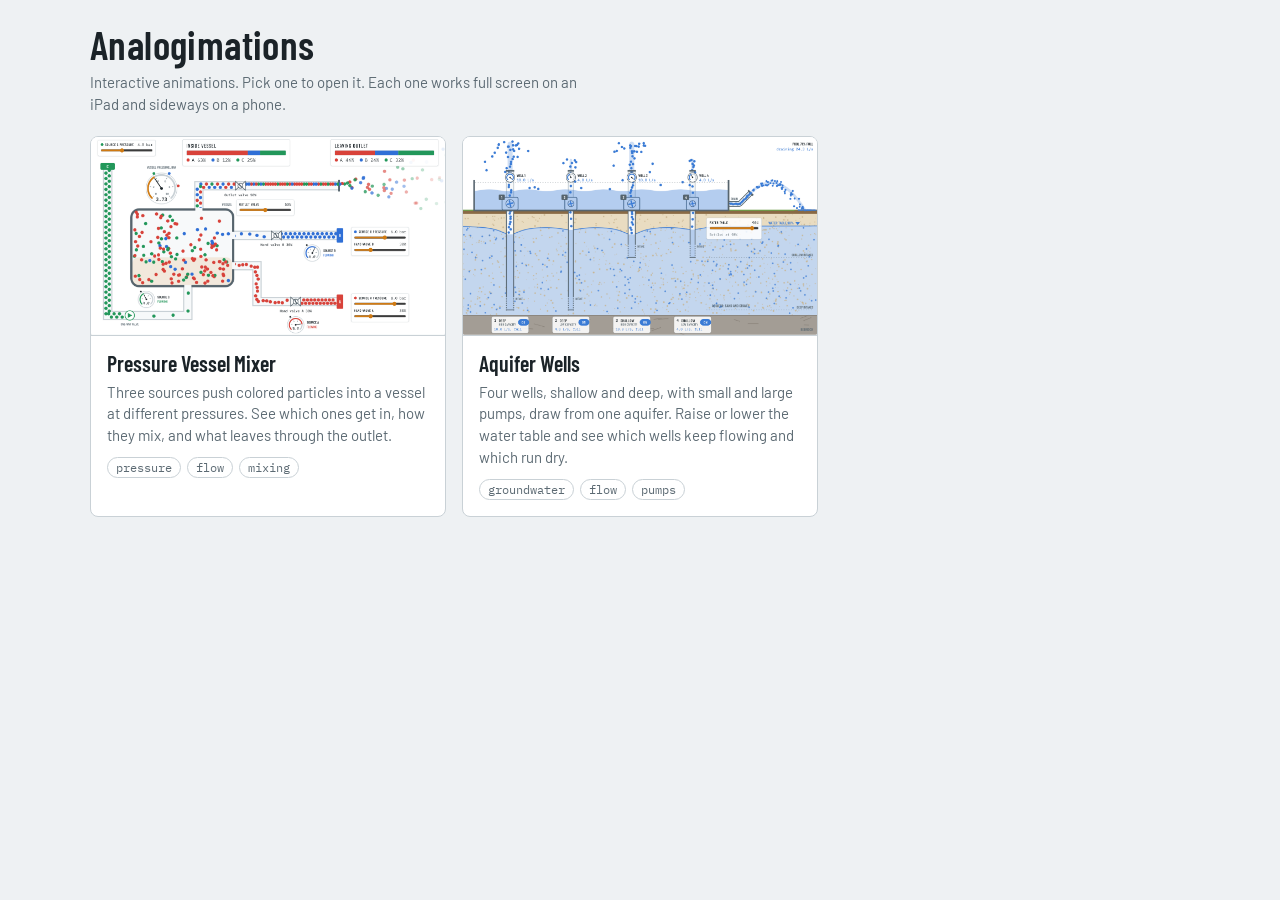
<file: index.html>
<!doctype html>
<html lang="en">
<head>
<meta charset="utf-8">
<meta name="viewport" content="width=device-width, initial-scale=1, viewport-fit=cover">
<title>Analogimations</title>
<meta name="description" content="Interactive animations. Pick one to open it. Each one works full screen on an iPad and sideways on a phone.">
<meta name="theme-color" content="#eef1f3">
<link rel="stylesheet" href="https://fonts.googleapis.com/css2?family=Barlow+Condensed:wght@500;600&family=Barlow:wght@400;500&family=IBM+Plex+Mono:wght@400;500&display=swap">
<link rel="stylesheet" href="shared/analog.css">
<style>
body { margin: 0; }
.wrap { max-width: 1100px; gap: 20px; }
h1 { font-size: 40px; }
.cards { list-style: none; margin: 0; padding: 0; display: grid; grid-template-columns: repeat(auto-fill, minmax(min(100%, 320px), 1fr)); gap: 16px; }
.card a { display: grid; height: 100%; grid-template-rows: auto 1fr; color: inherit; text-decoration: none; background: var(--panel); border: 1px solid var(--line); border-radius: 8px; overflow: hidden; }
.card a:hover { border-color: var(--steel-dark); }
.card a:focus-visible { outline: 2px solid var(--accent); outline-offset: 2px; }
.card img, .nothumb { display: block; width: 100%; height: auto; aspect-ratio: 16 / 9; object-fit: cover; background: var(--vessel); border-bottom: 1px solid var(--line); }
.card-body { padding: 14px 16px 16px; display: grid; gap: 6px; align-content: start; }
.card h2 { font-family: var(--font-display); font-weight: 600; font-size: 22px; margin: 0; }
.card p { margin: 0; color: var(--muted); line-height: 1.45; }
.tags { list-style: none; margin: 4px 0 0; padding: 0; display: flex; flex-wrap: wrap; gap: 6px; }
.tags li { font-family: var(--font-mono); font-size: 12px; color: var(--muted); border: 1px solid var(--line); border-radius: 999px; padding: 2px 8px; }
</style>
</head>
<body>
<div class="wrap">
  <header><div><h1>Analogimations</h1><p class="sub">Interactive animations. Pick one to open it. Each one works full screen on an iPad and sideways on a phone.</p></div></header>
  <ul class="cards">
    <li class="card"><a href="animations/pressure-vessel/">
      <img src="animations/pressure-vessel/thumb.png" alt="" width="640" height="360" loading="lazy">
      <div class="card-body"><h2>Pressure Vessel Mixer</h2><p>Three sources push colored particles into a vessel at different pressures. See which ones get in, how they mix, and what leaves through the outlet.</p><ul class="tags"><li>pressure</li><li>flow</li><li>mixing</li></ul></div>
    </a></li>
    <li class="card"><a href="animations/aquifer-wells/">
      <img src="animations/aquifer-wells/thumb.png" alt="" width="640" height="360" loading="lazy">
      <div class="card-body"><h2>Aquifer Wells</h2><p>Four wells, shallow and deep, with small and large pumps, draw from one aquifer. Raise or lower the water table and see which wells keep flowing and which run dry.</p><ul class="tags"><li>groundwater</li><li>flow</li><li>pumps</li></ul></div>
    </a></li>
  </ul>
</div>
</body>
</html>
</file>
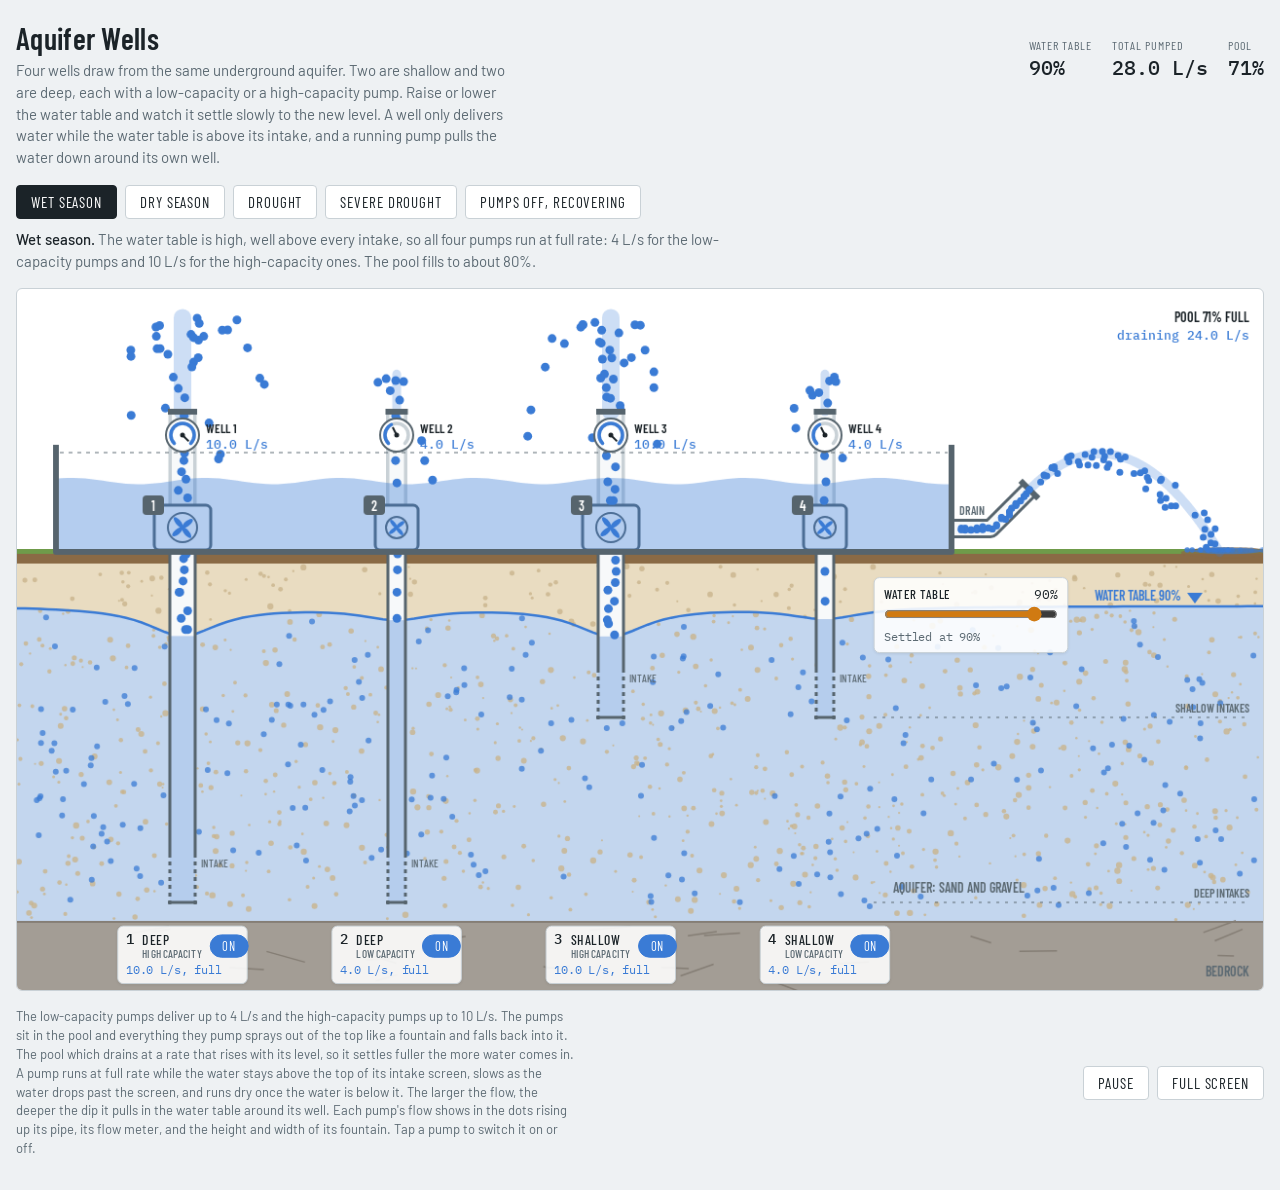
<file: animations/aquifer-wells/index.html>
<!doctype html>
<html lang="en">
<head>
<meta charset="utf-8">
<meta name="viewport" content="width=device-width, initial-scale=1, viewport-fit=cover">
<title>Aquifer Wells</title>
<meta name="description" content="Four wells, shallow and deep, with small and large pumps, draw from one aquifer. Raise or lower the water table and see which wells keep flowing and which run dry.">
<meta name="apple-mobile-web-app-capable" content="yes">
<meta name="mobile-web-app-capable" content="yes">
<meta name="apple-mobile-web-app-status-bar-style" content="black-translucent">
<meta name="apple-mobile-web-app-title" content="Aquifer Wells">
<meta name="theme-color" content="#eef1f3">
<link rel="apple-touch-icon" href="apple-touch-icon.png">
<link rel="icon" href="icon-512.png">
<link rel="manifest" href="manifest.webmanifest">
<style>:root{padding-top:env(safe-area-inset-top,0px);padding-bottom:env(safe-area-inset-bottom,0px)} body{margin:0;font:14px system-ui,sans-serif} [hidden]{display:none!important} img{max-width:100%}</style>
</head>
<body>
<link rel="stylesheet" href="https://fonts.googleapis.com/css2?family=Barlow+Condensed:wght@500;600&family=Barlow:wght@400;500&family=IBM+Plex+Mono:wght@400;500&display=swap">
<style>
/* Shared look and behavior for every analogimation: palette, fonts, page layout, control chips over
   a 16:9 diagram, full-screen show mode, and phone rules (scenario menu, "turn sideways" hint). */
:root {
  --bg: #eef1f3;
  --panel: #ffffff;
  --fg: #1b2328;
  --muted: #5c6a73;
  --line: #c9d1d6;
  --steel: #8d9aa3;
  --steel-dark: #56646d;
  --vessel: #f7f9fa;
  --accent: #d07a12;
  --red: #d8423a;
  --blue: #2f6fd6;
  --green: #22975a;
  --closed: #9aa5ac;
  --font-display: "Barlow Condensed", "Arial Narrow", sans-serif;
  --font-body: "Barlow", "Helvetica Neue", Arial, sans-serif;
  --font-mono: "IBM Plex Mono", ui-monospace, Menlo, monospace;
}
@media (prefers-color-scheme: dark) {
  :root:not([data-theme="light"]) {
    --bg: #11161a; --panel: #192026; --fg: #e3e8eb; --muted: #93a1aa; --line: #2c363d;
    --steel: #5d6b74; --steel-dark: #8796a0; --vessel: #0d1216; --accent: #f0a040;
    --red: #f0605a; --blue: #5b93f0; --green: #3cc47e; --closed: #4a555c;
    color-scheme: dark;
  }
}
:root[data-theme="dark"] {
  --bg: #11161a; --panel: #192026; --fg: #e3e8eb; --muted: #93a1aa; --line: #2c363d;
  --steel: #5d6b74; --steel-dark: #8796a0; --vessel: #0d1216; --accent: #f0a040;
  --red: #f0605a; --blue: #5b93f0; --green: #3cc47e; --closed: #4a555c;
  color-scheme: dark;
}
* { box-sizing: border-box; }
body {
  background: var(--bg); color: var(--fg); font-family: var(--font-body); font-size: 15px;
  padding-left: max(16px, env(safe-area-inset-left, 0px));
  padding-right: max(16px, env(safe-area-inset-right, 0px));
  padding-block: 20px 32px;
}
.wrap { max-width: 1280px; margin: 0 auto; display: grid; gap: 16px; }
header { display: flex; flex-wrap: wrap; align-items: baseline; justify-content: space-between; gap: 8px 24px; }
h1 { font-family: var(--font-display); font-weight: 600; font-size: 30px; letter-spacing: 0.01em; margin: 0; text-wrap: balance; }
.sub { color: var(--muted); margin: 4px 0 0; max-width: 62ch; line-height: 1.45; }
.readout { display: flex; gap: 20px; font-family: var(--font-mono); font-variant-numeric: tabular-nums; }
.readout div { display: grid; gap: 2px; }
.readout span { font-family: var(--font-display); font-size: 12px; letter-spacing: 0.08em; text-transform: uppercase; color: var(--muted); }
.readout b { font-weight: 500; font-size: 20px; }
.stage { background: var(--panel); border: 1px solid var(--line); border-radius: 6px; overflow: hidden; }
canvas { display: block; width: 100%; height: auto; aspect-ratio: 16 / 9; max-width: 100%; }
.controls { display: grid; grid-template-columns: repeat(auto-fit, minmax(210px, 1fr)); gap: 12px; }
.ctl { background: var(--panel); border: 1px solid var(--line); border-radius: 6px; padding: 12px 14px; display: grid; gap: 8px; min-width: 0; }
.ctl-head { display: flex; justify-content: space-between; align-items: baseline; gap: 8px; }
.ctl label { font-family: var(--font-display); font-weight: 500; font-size: 15px; letter-spacing: 0.06em; text-transform: uppercase; display: flex; align-items: center; gap: 8px; }
.dot { width: 10px; height: 10px; border-radius: 50%; display: inline-block; }
.val { font-family: var(--font-mono); font-variant-numeric: tabular-nums; font-size: 14px; }
.state { font-family: var(--font-mono); font-size: 12px; color: var(--muted); }
.state.open { color: var(--green); }
input[type=range] { width: 100%; accent-color: var(--accent); }
.bar { display: flex; flex-wrap: wrap; gap: 8px; align-items: center; justify-content: space-between; }
.btns { display: flex; gap: 8px; }
button {
  font-family: var(--font-display); font-size: 15px; letter-spacing: 0.06em; text-transform: uppercase;
  background: var(--panel); color: var(--fg); border: 1px solid var(--line); border-radius: 4px;
  padding: 7px 14px; cursor: pointer;
}
button:hover { border-color: var(--steel-dark); }
button:focus-visible, input:focus-visible { outline: 2px solid var(--accent); outline-offset: 2px; }
.presets { display: grid; gap: 10px; }
.preset-btns { display: flex; flex-wrap: wrap; gap: 8px; }
.preset-btns button[aria-pressed="true"] { background: var(--fg); color: var(--panel); border-color: var(--fg); }
.preset-note { margin: 0; color: var(--muted); line-height: 1.45; max-width: 90ch; min-height: 1.45em; }
.preset-note b { color: var(--fg); font-weight: 500; }
.stage { position: relative; }
.hud { position: absolute; left: 0; top: 0; width: 1280px; height: 720px; transform-origin: 0 0; pointer-events: none; }
.chip {
  position: absolute; width: 210px; pointer-events: auto; display: grid; gap: 4px;
  background: color-mix(in srgb, var(--panel) 88%, transparent); border: 1px solid var(--line); border-radius: 6px;
  padding: 8px 10px; box-shadow: 0 1px 3px rgb(0 0 0 / 0.08);
}
.chip-row { display: flex; justify-content: space-between; align-items: baseline; gap: 8px; }
.chip label { font-family: var(--font-display); font-weight: 500; font-size: 13px; letter-spacing: 0.05em; text-transform: uppercase; display: flex; align-items: center; gap: 6px; }
.chip .val { font-size: 13px; }
.chip input[type=range] { margin: 0 0 4px; }
/* Narrow screens: the diagram is too small to hold usable sliders, so they drop below it */
.stage.stacked .hud { position: static; width: auto; height: auto; transform: none; display: grid; grid-template-columns: repeat(auto-fit, minmax(200px, 1fr)); gap: 10px; padding: 12px; border-top: 1px solid var(--line); }
.stage.stacked .chip { position: static; width: auto !important; box-shadow: none; }
.show { display: grid; gap: 16px; }
/* Full-screen show mode: presets, diagram and buttons fill the screen; the diagram keeps its
   16:9 layout and is only scaled to the largest size that fits. */
.show.is-show {
  position: fixed; inset: 0; z-index: 50; overflow: auto;
  background: var(--bg); align-content: center; gap: 12px;
  padding-block: max(12px, env(safe-area-inset-top, 0px)) max(12px, env(safe-area-inset-bottom, 0px));
  padding-left: max(16px, env(safe-area-inset-left, 0px)); padding-right: max(16px, env(safe-area-inset-right, 0px));
}
.show.is-show .stage { width: min(100%, calc((100dvh - 190px) * 16 / 9)); justify-self: center; }
.show.is-show .presets, .show.is-show .bar { width: min(100%, calc((100dvh - 190px) * 16 / 9)); justify-self: center; }
.show.is-show .note { display: none; }
.show.is-show .bar { justify-content: flex-end; }
.chip { transform: scale(var(--boost, 1)); transform-origin: top left; }
.mix-chip { transform: none; }  /* display only, already large enough */
.preset-menu, .rotate-hint { display: none; }
.preset-menu { align-items: center; gap: 8px; }
.preset-menu label { font-family: var(--font-display); font-size: 14px; letter-spacing: 0.06em; text-transform: uppercase; color: var(--muted); }
.preset-menu select {
  font: 500 15px var(--font-body); color: var(--fg); background: var(--panel);
  border: 1px solid var(--line); border-radius: 4px; padding: 6px 8px; min-width: 0; max-width: 100%;
}
.rotate-hint { margin: 0; padding: 10px 12px; border: 1px dashed var(--steel); border-radius: 6px; color: var(--fg); background: var(--panel); line-height: 1.4; }

/* Phones (set from script by screen size) */
.phone .preset-btns { display: none; }
.phone .preset-menu { display: flex; }
.phone.portrait .rotate-hint { display: block; }
.phone.portrait .hud { display: none; }

/* Phone full screen: the diagram fills the sideways screen, with a slim column of controls beside it */
.phone .show.is-show {
  grid-template-columns: auto auto; grid-template-areas: "stage presets" "stage bar";
  align-content: center; justify-content: center; align-items: center; column-gap: 12px; row-gap: 12px;
}
.phone .show.is-show .stage { grid-area: stage; width: min(calc(100vw - 190px), calc((100dvh - 24px) * 16 / 9)); }
.phone .show.is-show .presets { grid-area: presets; width: 140px; align-self: end; }
.phone .show.is-show .bar { grid-area: bar; width: 140px; align-self: start; }
.phone .show.is-show .preset-menu { flex-direction: column; align-items: stretch; }
.phone .show.is-show .preset-menu select { width: 100%; }
.phone .show.is-show .preset-note, .phone .show.is-show .rotate-hint { display: none; }
.phone .show.is-show .btns { flex-direction: column; width: 100%; }
.phone.portrait .show.is-show { grid-template-columns: 1fr; grid-template-areas: "presets" "stage" "bar"; }
.phone.portrait .show.is-show .rotate-hint { display: block; }
.phone.portrait .show.is-show .stage, .phone.portrait .show.is-show .presets, .phone.portrait .show.is-show .bar { width: 100%; }
.note { color: var(--muted); font-size: 13px; max-width: 80ch; line-height: 1.45; }
</style>
<style>
/* Aquifer wells only: ground colors, pump switches */
:root {
  --sand: #e9dcc1; --grain: #c9b48c; --soil: #8a6a45; --grass: #6f9b4a;
  --rock: #a39d95; --rock-line: #857e75; --water: #3a7bd5; --sat: #c3d6ee;
}
@media (prefers-color-scheme: dark) {
  :root:not([data-theme="light"]) {
    --sand: #3a3226; --grain: #5a4c37; --soil: #5c4630; --grass: #4f7536; --rock: #3b3835; --rock-line: #57524c; --water: #5b93f0; --sat: #1f3047;
  }
}
:root[data-theme="dark"] {
  --sand: #3a3226; --grain: #5a4c37; --soil: #5c4630; --grass: #4f7536; --rock: #3b3835; --rock-line: #57524c; --water: #5b93f0; --sat: #1f3047;
}
.chip .lbl { font-family: var(--font-display); font-weight: 500; font-size: 13px; letter-spacing: 0.05em; text-transform: uppercase; display: flex; align-items: center; gap: 6px; }
.chip .sub-val { font-family: var(--font-mono); font-size: 12px; color: var(--muted); font-variant-numeric: tabular-nums; }
/* Pump chips: name, on/off switch, live status. They sit in the bedrock band under their wells. */
.pump-chip { width: 134px; padding: 6px 8px; gap: 3px; transform: scale(min(var(--boost, 1), 1.07)); transform-origin: bottom left; }
.pump-chip .chip-row { align-items: center; }
.pump-chip .lbl { font-size: 14px; line-height: 1.1; min-width: 0; align-items: flex-start; }
.pump-chip .lbl small { display: block; font-size: 11.5px; color: var(--muted); letter-spacing: 0.02em; white-space: nowrap; }
.pump-chip .num { font-family: var(--font-mono); font-weight: 500; margin-right: 2px; }
.switch {
  font-size: 13px; padding: 3px 0; width: 40px; border-radius: 999px; flex: none;
  background: var(--panel); color: var(--muted); border-color: var(--line);
}
.switch[aria-pressed="true"] { background: var(--water); color: #fff; border-color: var(--water); }
.pump-status { overflow: hidden; text-overflow: ellipsis; white-space: nowrap; font-family: var(--font-mono); font-size: 12px; color: var(--muted); font-variant-numeric: tabular-nums; }
.pump-status.on { color: var(--water); }
.pump-status.dry { color: var(--accent); }
.stage.stacked .hud { grid-template-columns: repeat(auto-fit, minmax(150px, 1fr)); }
.stage.stacked .level-chip { grid-column: 1 / -1; }
</style>

<div class="wrap">
  <header>
    <div>
      <h1>Aquifer Wells</h1>
      <p class="sub">Four wells draw from the same underground aquifer. Two are shallow and two are deep, each with a low-capacity or a high-capacity pump. Raise or lower the water table and watch it settle slowly to the new level. A well only delivers water while the water table is above its intake, and a running pump pulls the water down around its own well.</p>
    </div>
    <div class="readout" aria-live="off">
      <div><span>Water table</span><b id="rLevel">0%</b></div>
      <div><span>Total pumped</span><b id="rTotal">0.0 L/s</b></div>
      <div><span>Pool</span><b id="rPool">0%</b></div>
    </div>
  </header>

  <div class="show" id="show">
  <div class="presets">
    <div class="preset-btns" role="group" aria-label="Scenarios">
      <button type="button" data-preset="wet">Wet season</button>
      <button type="button" data-preset="dry">Dry season</button>
      <button type="button" data-preset="drought">Drought</button>
      <button type="button" data-preset="severe">Severe drought</button>
      <button type="button" data-preset="recover">Pumps off, recovering</button>
    </div>
    <div class="preset-menu">
      <label for="presetSelect">Scenario</label>
      <select id="presetSelect">
        <option value="wet">Wet season</option>
        <option value="dry">Dry season</option>
        <option value="drought">Drought</option>
        <option value="severe">Severe drought</option>
        <option value="recover">Pumps off, recovering</option>
        <option value="custom" disabled>Custom settings</option>
      </select>
    </div>
    <p class="preset-note" id="presetNote"></p>
  </div>
  <p class="rotate-hint">Turn your phone sideways to see the full diagram and use its controls.</p>

  <div class="stage" id="stage"><canvas id="cv" width="1280" height="720" aria-label="Cross-section of the ground. A sand and gravel aquifer holds water up to the water table. Four wells go down into it: two deep wells on the left and two shallow wells to their right, each with a low-capacity or high-capacity pump. The pumps sit in a large pool on the ground. Each one sends its water up past a flow meter and out of the top like a fountain, and the pool drains slowly through a pipe in its side that sprays up out of its own fountain onto the ground, where it soaks in."></canvas>
    <!-- Controls laid over the diagram, positioned in diagram coordinates (1280 x 720) -->
    <div class="hud" id="hud">
      <div class="chip level-chip" style="left: 880px; top: 296px; width: 200px;">
        <div class="chip-row"><label for="level">Water table</label><span class="val" id="vLevel"></span></div>
        <input id="level" type="range" min="0" max="100" step="1" value="90">
        <span class="sub-val" id="vLevelNow"></span>
      </div>
      <!-- pump chips sit in the bedrock band, under their wells (left = well x - 70) -->
      <div class="chip pump-chip" style="left: 103px; bottom: 6px;">
        <div class="chip-row"><span class="lbl"><span class="num">1</span><span>Deep<small>High capacity</small></span></span><button type="button" class="switch" id="sw0" aria-pressed="true" aria-label="Pump 1, deep high-capacity">On</button></div>
        <span class="pump-status" id="st0"></span>
      </div>
      <div class="chip pump-chip" style="left: 323px; bottom: 6px;">
        <div class="chip-row"><span class="lbl"><span class="num">2</span><span>Deep<small>Low capacity</small></span></span><button type="button" class="switch" id="sw1" aria-pressed="true" aria-label="Pump 2, deep low-capacity">On</button></div>
        <span class="pump-status" id="st1"></span>
      </div>
      <div class="chip pump-chip" style="left: 543px; bottom: 6px;">
        <div class="chip-row"><span class="lbl"><span class="num">3</span><span>Shallow<small>High capacity</small></span></span><button type="button" class="switch" id="sw2" aria-pressed="true" aria-label="Pump 3, shallow high-capacity">On</button></div>
        <span class="pump-status" id="st2"></span>
      </div>
      <div class="chip pump-chip" style="left: 763px; bottom: 6px;">
        <div class="chip-row"><span class="lbl"><span class="num">4</span><span>Shallow<small>Low capacity</small></span></span><button type="button" class="switch" id="sw3" aria-pressed="true" aria-label="Pump 4, shallow low-capacity">On</button></div>
        <span class="pump-status" id="st3"></span>
      </div>
    </div>
  </div>

  <div class="bar">
    <span class="note">The low-capacity pumps deliver up to 4 L/s and the high-capacity pumps up to 10 L/s. The pumps sit in the pool and everything they pump sprays out of the top like a fountain and falls back into it. The pool which drains at a rate that rises with its level, so it settles fuller the more water comes in. A pump runs at full rate while the water stays above the top of its intake screen, slows as the water drops past the screen, and runs dry once the water is below it. The larger the flow, the deeper the dip it pulls in the water table around its well. Each pump's flow shows in the dots rising up its pipe, its flow meter, and the height and width of its fountain. Tap a pump to switch it on or off.</span>
    <div class="btns"><button id="pause" type="button">Pause</button><button id="full" type="button">Full screen</button></div>
  </div>
  </div>
</div>

<script>
// Shared behavior for every analogimation. Each page includes this, then calls the pieces it needs:
//   Analog.watchColors(keys, colors)  - copy CSS color tokens into `colors`, and keep them current in dark mode
//   Analog.drawDial(ctx, colors, ...) - round pressure-style gauge drawn on a canvas
//   Analog.showMode({ show, button }) - "Full screen" button, iPad/home-screen launch straight into full screen
//   Analog.fitDiagram({ canvas, stage, hud, width }) - scale controls with a 16:9 diagram, phone rules
// Page structure these expect: see animations/pressure-vessel/src/index.html (.show > .presets, .stage > canvas + .hud, .bar).
window.Analog = (() => {
  function watchColors(keys, colors) {
    const read = () => {
      const s = getComputedStyle(document.documentElement);
      for (const k of keys) colors[k] = s.getPropertyValue('--' + k).trim();
    };
    read();
    matchMedia('(prefers-color-scheme: dark)').addEventListener('change', read);
    new MutationObserver(read).observe(document.documentElement, { attributes: true, attributeFilter: ['data-theme'] });
    return colors;
  }

  // Dial: 270 degree sweep from 0 to opts.max (default 10). opts.numbers labels the ticks; opts.marks puts dots on the rim.
  const A0 = 0.75 * Math.PI, SWEEP = 1.5 * Math.PI;
  function drawDial(ctx, colors, cx, cy, r, value, color, opts = {}) {
    const MAX = opts.max || 10;
    const ang = v => A0 + SWEEP * Math.max(0, Math.min(MAX, v)) / MAX;
    ctx.fillStyle = colors.panel;
    ctx.strokeStyle = colors.line; ctx.lineWidth = 2;
    ctx.beginPath(); ctx.arc(cx, cy, r, 0, Math.PI * 2); ctx.fill(); ctx.stroke();
    const tr = r - 7;
    ctx.lineCap = 'round';
    ctx.strokeStyle = colors.line; ctx.lineWidth = r > 40 ? 6 : 4;
    ctx.beginPath(); ctx.arc(cx, cy, tr, A0, A0 + SWEEP); ctx.stroke();
    ctx.strokeStyle = color;
    ctx.beginPath(); ctx.arc(cx, cy, tr, A0, ang(value)); ctx.stroke();
    ctx.lineCap = 'butt';
    ctx.strokeStyle = colors.muted; ctx.lineWidth = 1.2;
    ctx.fillStyle = colors.muted; ctx.font = '500 10px "IBM Plex Mono", monospace'; ctx.textAlign = 'center'; ctx.textBaseline = 'middle';
    for (let t = 0; t <= MAX; t += MAX / 5) {
      const a = ang(t), c = Math.cos(a), s = Math.sin(a);
      ctx.beginPath(); ctx.moveTo(cx + c * (tr - 6), cy + s * (tr - 6)); ctx.lineTo(cx + c * (tr - 11), cy + s * (tr - 11)); ctx.stroke();
      if (opts.numbers) ctx.fillText(t, cx + c * (tr - 20), cy + s * (tr - 20));
    }
    for (const m of opts.marks || []) {
      const a = ang(m.v);
      ctx.fillStyle = m.color;
      ctx.beginPath(); ctx.arc(cx + Math.cos(a) * (r + 5), cy + Math.sin(a) * (r + 5), m.size || 4, 0, Math.PI * 2); ctx.fill();
    }
    const a = ang(value);
    ctx.strokeStyle = colors.fg; ctx.lineWidth = r > 40 ? 3 : 2;
    ctx.beginPath(); ctx.moveTo(cx, cy); ctx.lineTo(cx + Math.cos(a) * (tr - 4), cy + Math.sin(a) * (tr - 4)); ctx.stroke();
    ctx.fillStyle = colors.fg; ctx.beginPath(); ctx.arc(cx, cy, r > 40 ? 5 : 3, 0, Math.PI * 2); ctx.fill();
    ctx.fillStyle = colors.fg; ctx.font = (r > 40 ? '500 17px' : '500 12px') + ' "IBM Plex Mono", monospace';
    ctx.fillText(value.toFixed(r > 40 ? 2 : 1), cx, cy + r * (r > 40 ? 0.72 : 0.5));
    ctx.textBaseline = 'alphabetic';
  }

  // Full screen: real Fullscreen API where the browser allows it, otherwise a fixed overlay that fills the window
  function showMode({ show, button }) {
    const fsEl = () => document.fullscreenElement || document.webkitFullscreenElement;
    function setShow(on) {
      show.classList.toggle('is-show', on);
      button.textContent = on ? 'Exit full screen' : 'Full screen';
      document.documentElement.style.overflow = on ? 'hidden' : '';
    }
    button.addEventListener('click', async () => {
      if (fsEl()) { (document.exitFullscreen || document.webkitExitFullscreen).call(document); return; }
      if (show.classList.contains('is-show')) { setShow(false); return; }
      setShow(true);
      const req = show.requestFullscreen || show.webkitRequestFullscreen;
      if (req) { try { await req.call(show); } catch (e) { /* stays in window-filling mode */ } }
    });
    const onFs = () => { if (!fsEl()) setShow(false); };
    document.addEventListener('fullscreenchange', onFs);
    document.addEventListener('webkitfullscreenchange', onFs);
    document.addEventListener('keydown', e => { if (e.key === 'Escape' && show.classList.contains('is-show') && !fsEl()) setShow(false); });
    // Opened from the iPad home screen: start straight in full-screen show mode
    if (navigator.standalone || matchMedia('(display-mode: standalone)').matches) setShow(true);
    return setShow;
  }

  // Scale the control overlay with the diagram; stack it below on narrow screens.
  // Phones (shorter screen side under 600px; iPads are 744px or more) get class "phone", plus "portrait" when upright.
  function fitDiagram({ canvas, stage, hud, width }) {
    const root = document.documentElement;
    function setDevice() {
      const phone = Math.min(innerWidth, innerHeight) < 600;
      root.classList.toggle('phone', phone);
      root.classList.toggle('portrait', phone && innerHeight > innerWidth);
    }
    function fit() {
      setDevice();
      const k = canvas.clientWidth / width;
      const phone = root.classList.contains('phone');
      // On phones the controls stay on the diagram and are enlarged a little so they stay usable
      const stacked = !phone && k < 0.62;
      stage.classList.toggle('stacked', stacked);
      hud.style.transform = stacked ? '' : `scale(${k})`;
      hud.style.setProperty('--boost', phone && !stacked ? Math.min(1.35, Math.max(1, 0.62 / k)).toFixed(3) : 1);
    }
    new ResizeObserver(fit).observe(canvas);
    window.addEventListener('resize', fit);
    fit();
    return fit;
  }

  return { watchColors, drawDial, showMode, fitDiagram };
})();
</script>
<script>
(() => {
  const cv = document.getElementById('cv');
  const ctx = cv.getContext('2d');
  const W = 1280, H = 720;

  // Ground layout (16:9 landscape, diagram coordinates)
  const GROUND = 270;            // ground surface
  const ROCK = 650;              // top of the bedrock under the aquifer
  const TOP_WT = 290, BOT_WT = 645;   // water table at 100% and 0%
  const levelY = pct => BOT_WT - (BOT_WT - TOP_WT) * pct / 100;
  const pctAt = y => 100 * (BOT_WT - y) / (BOT_WT - TOP_WT);
  const TAU = 4;                 // seconds for the water table to cover ~63% of a change
  const SCREEN = 50;             // intake screen length
  const DRAW = 3;                // drawdown at the well, px per L/s
  const CONE = 46;               // width of the drawdown dip
  const DOTS_PER_LS = 2.4;       // dots per second in a pipe, per L/s
  const SPEED = 230;             // dot speed through the pipes, px/s
  const R = 4.5;                 // water dot radius
  // Pool on the ground holding the pumps; drains through its far wall at a rate that rises with its level
  const POOL = { x0: 40, x1: 960, top: 160, bottom: 268 };   // 130px from the outer wells to each wall
  const POOL_VOL = 400;          // litres when full
  const DRAIN_FULL = 34;         // L/s draining when full: all four pumps (28 L/s) settle it near 82%
  const DRAIN_Y = POOL.bottom - 22;
  const DRAIN_END = POOL.x1 + 40;  // the drain pipe runs out this far, then angles up at 45 degrees
  const DRAIN_RISE = 40;           // length of the 45 degree section, each way
  const NOZ = { x: DRAIN_END + DRAIN_RISE, y: POOL.bottom - 22 - DRAIN_RISE };   // drain nozzle
  const DRAIN_SPRAY = 6.5;         // spray speed squared per L/s, over gravity: sets how far it throws
  // launch speed and where the middle of the spray lands, for a given drain rate
  const sprayV = q => Math.sqrt(G * DRAIN_SPRAY * q);
  function sprayLandX(q) {
    const v = sprayV(q) * Math.SQRT1_2, h = GROUND - 2 - NOZ.y;
    const t = (v + Math.sqrt(v * v + 2 * G * h)) / G;
    return NOZ.x + v * t;
  }
  const NOZZLE_Y = 126;          // fountain nozzles, above the pool rim
  const METER_Y = 150;           // flow meter on each riser
  const G = 520;                 // gravity for the fountain drops, px/s^2
  const FOUNTAIN = 10.5;         // fountain height, px per L/s

  // The four wells. bottom = bottom of the intake screen.
  const wells = [
    { x: 170, deep: true,  cap: 10, name: 'Deep, high capacity' },
    { x: 390, deep: true,  cap: 4,  name: 'Deep, low capacity' },
    { x: 610, deep: false, cap: 10, name: 'Shallow, high capacity' },
    { x: 830, deep: false, cap: 4,  name: 'Shallow, low capacity' },
  ];
  const PUMP_TOP = 222;
  for (const w of wells) {
    w.bottom = w.deep ? 630 : 440;
    w.top = w.bottom - SCREEN;
    w.large = w.cap > 5;   // high capacity
    w.casing = w.large ? 26 : 18;     // casing width
    w.pipe = w.large ? 22 : 15;       // discharge pipe bore
    w.housing = w.large ? 58 : 44;
    w.on = true; w.flow = 0; w.acc = 0; w.dots = []; w.local = TOP_WT; w.spin = 0;
    // Path water takes: up the casing from the screen, through the pump, up the riser to the nozzle
    w.pts = [[w.x, w.bottom - 12], [w.x, NOZZLE_Y]];
    w.segs = []; let L = 0;
    for (let k = 1; k < w.pts.length; k++) {
      const [x0, y0] = w.pts[k - 1], [x1, y1] = w.pts[k];
      const len = Math.hypot(x1 - x0, y1 - y0);
      w.segs.push({ x0, y0, dx: (x1 - x0) / len, dy: (y1 - y0) / len, s0: L, len });
      L += len;
    }
    w.len = L;
  }
  function posAt(w, s, off = 0) {
    let g = w.segs[w.segs.length - 1];
    for (const sg of w.segs) if (s <= sg.s0 + sg.len) { g = sg; break; }
    const t = s - g.s0;
    return { x: g.x0 + g.dx * t - g.dy * off, y: g.y0 + g.dy * t + g.dx * off };
  }

  const levelEl = document.getElementById('level');
  let table = levelY(Number(levelEl.value));   // actual water table, eases toward the slider
  let jets = [];                               // water leaving the pipe ends
  let seep = [];                               // dots drifting through the aquifer
  let rain = [];
  let pool = 0.6, drain = 0, drainAcc = 0, drainDots = [];   // pool fill 0..1, drain flow L/s                               // recharge drops while the table rises
  let paused = false;
  let colors = {};

  Analog.watchColors(['steel','steel-dark','vessel','line','fg','muted','closed','accent','panel','sand','grain','soil','grass','rock','rock-line','water','sat'], colors);

  function resize() {
    const dpr = Math.min(window.devicePixelRatio || 1, 2);
    cv.width = W * dpr; cv.height = H * dpr;
    ctx.setTransform(dpr, 0, 0, dpr, 0, 0);
  }
  resize();
  window.addEventListener('resize', resize);

  // Fixed sand grains (seeded so they don't shimmer between reloads)
  let seed = 7;
  const rnd = () => (seed = (seed * 16807) % 2147483647) / 2147483647;
  const grains = Array.from({ length: 900 }, () => ({ x: rnd() * W, y: GROUND + 14 + rnd() * (ROCK - GROUND - 16), r: 1 + rnd() * 2.2 }));
  const cracks = Array.from({ length: 22 }, () => ({ x: rnd() * W, y: ROCK + 8 + rnd() * 56, l: 14 + rnd() * 30, a: (rnd() - 0.5) * 0.8 }));

  // Water table height at x, including each running pump's drawdown dip
  function wtAt(x) {
    let y = table;
    for (const w of wells) if (w.flow > 0) y += DRAW * w.flow / (1 + ((x - w.x) / CONE) ** 2);
    return Math.min(y, ROCK - 2);
  }

  function spawnSeep(anywhere) {
    // new water enters from the far sides of the aquifer
    const x = anywhere ? Math.random() * W : (Math.random() < 0.5 ? Math.random() * 120 : W - Math.random() * 300);
    return { x, y: TOP_WT + Math.random() * (ROCK - TOP_WT - 8), vx: 0, vy: 0 };
  }
  for (let k = 0; k < 260; k++) seep.push(spawnSeep(true));

  function step(dt) {
    // Water table eases toward the slider setting
    const target = levelY(Number(levelEl.value));
    const prev = table;
    table += (target - table) * (1 - Math.exp(-dt / TAU));
    if (Math.abs(target - table) < 0.05) table = target;
    const rising = table < prev - 0.01;

    // Each pump: flow from how far the water near the well sits above the screen.
    // Own dip solved directly: f = cap*(bottom - T)/(SCREEN + cap*DRAW), clamped; neighbors' dips from last frame.
    for (const w of wells) {
      let others = 0;
      for (const o of wells) if (o !== w && o.flow > 0) others += DRAW * o.flow / (1 + ((w.x - o.x) / CONE) ** 2);
      const T = table + others;
      let f = w.on ? w.cap * (w.bottom - T) / (SCREEN + w.cap * DRAW) : 0;
      f = Math.max(0, Math.min(w.cap, f));
      w.flow += (f - w.flow) * (1 - Math.exp(-dt / 0.5));
      if (w.flow < 0.02 && f === 0) w.flow = 0;
      w.local = T + DRAW * w.flow;
      w.dry = w.on && f < 0.05;
      w.spin += dt * (w.on ? (w.dry ? 30 : 14) : 0);

      // dots through the pipe, rate set by the flow, constant speed, so spacing shows the flow
      w.acc += w.flow * DOTS_PER_LS * dt;
      while (w.acc >= 1) { w.acc -= 1; w.dots.push({ s: 0, off: (Math.random() - 0.5) * (w.pipe - 2 * R - 2) }); }
      for (let k = w.dots.length - 1; k >= 0; k--) {
        const d = w.dots[k];
        d.s += SPEED * dt;
        if (d.s >= w.len) {
          w.dots.splice(k, 1);
          // fountain: launched straight up fast enough to reach a height set by the flow, spreading a little
          const v = Math.sqrt(2 * G * FOUNTAIN * w.flow) * (0.9 + Math.random() * 0.12);
          jets.push({ x: w.x + d.off * 0.5, y: NOZZLE_Y, vx: (Math.random() - 0.5) * (50 + 12 * w.flow), vy: -v, w });
        }
      }
    }

    for (let k = jets.length - 1; k >= 0; k--) {
      const j = jets[k];
      j.vy += G * dt; j.x += j.vx * dt; j.y += j.vy * dt;
      if (j.vy > 0 && j.y >= poolSurface()) jets.splice(k, 1);
    }

    // Pool: fills with everything pumped, drains in proportion to its level
    const inflow = wells.reduce((a, w) => a + w.flow, 0);
    drain = DRAIN_FULL * pool;
    pool = Math.max(0, Math.min(1, pool + (inflow - drain) * dt / POOL_VOL));
    drainAcc += drain * DOTS_PER_LS * dt;
    while (drainAcc >= 1) { drainAcc -= 1; drainDots.push({ x: POOL.x1 + 4, y: DRAIN_Y + (Math.random() - 0.5) * 4, phase: 'pipe' }); }
    for (let k = drainDots.length - 1; k >= 0; k--) {
      const d = drainDots[k];
      if (d.phase === 'pipe') {
        d.x += 120 * dt;
        if (d.x >= DRAIN_END) { d.phase = 'riser'; }
      } else if (d.phase === 'riser') {
        d.x += 85 * dt; d.y -= 85 * dt;   // up the 45 degree section
        if (d.y <= NOZ.y) {
          // sprays out at about 45 degrees; not true to the pool's pressure, just a show of how much is draining
          d.phase = 'fall'; d.x = NOZ.x; d.y = NOZ.y;
          const v = sprayV(drain) * (0.9 + Math.random() * 0.14), a = Math.PI / 4 + (Math.random() - 0.5) * 0.25;
          d.vx = v * Math.cos(a); d.vy = -v * Math.sin(a);
        }
      } else if (d.phase === 'fall') {
        d.vy += G * dt; d.x += d.vx * dt; d.y += d.vy * dt;
        if (d.vy > 0 && d.y >= GROUND - 2) { d.phase = 'soak'; d.y = GROUND - 2; d.t = 0; d.vx *= 0.3; }
      } else {
        // splashes on the ground and soaks in
        d.t += dt; d.x += d.vx * dt;
        if (d.t > 0.6) drainDots.splice(k, 1);
      }
    }

    // Aquifer water drifts slowly, and toward any running well's screen
    for (const p of seep) {
      p.vx += (Math.random() - 0.5) * 60 * dt; p.vy += (Math.random() - 0.5) * 60 * dt;
      let pulled = false;
      for (const w of wells) {
        if (w.flow <= 0) continue;
        const cx = w.x, cy = Math.max(w.top + 8, Math.min(w.bottom - 6, p.y));
        const dx = cx - p.x, dy = cy - p.y, d = Math.hypot(dx, dy) + 1;
        if (d < 14) { Object.assign(p, spawnSeep(false)); pulled = true; break; }
        const a = 5200 * w.flow / (d * d + 2500) * dt * 60;
        p.vx += dx / d * a * dt; p.vy += dy / d * a * dt;
      }
      if (pulled) continue;
      const damp = Math.pow(0.25, dt);
      p.vx *= damp; p.vy *= damp;
      const sp = Math.hypot(p.vx, p.vy), max = 70;
      if (sp > max) { p.vx *= max / sp; p.vy *= max / sp; }
      p.x += p.vx * dt; p.y += p.vy * dt;
      if (p.x < 0) p.x += W; if (p.x > W) p.x -= W;
      if (p.y < TOP_WT) { p.y = TOP_WT; p.vy = Math.abs(p.vy); }
      if (p.y > ROCK - 6) { p.y = ROCK - 6; p.vy = -Math.abs(p.vy); }
    }

    // Recharge drops soaking down while the table rises
    if (rising && Math.random() < dt * 40) rain.push({ x: 20 + Math.random() * (W - 40), y: GROUND + 14 });
    for (let k = rain.length - 1; k >= 0; k--) {
      const r = rain[k]; r.y += 140 * dt;
      if (r.y >= wtAt(r.x)) rain.splice(k, 1);
    }
  }

  const poolSurface = () => POOL.bottom - (POOL.bottom - POOL.top - 8) * pool;
  function roundRect(x, y, w, h, r) { ctx.beginPath(); ctx.roundRect(x, y, w, h, r); }
  function dot(x, y, c, r = R) { ctx.fillStyle = c; ctx.beginPath(); ctx.arc(x, y, r, 0, Math.PI * 2); ctx.fill(); }

  // Flow dial: 270 degree sweep, 0 to 10 L/s, sitting on the pipe like an inline meter
  const A0 = 0.75 * Math.PI, SWEEP = 1.5 * Math.PI, FMAX = 10;
  const ang = v => A0 + SWEEP * Math.max(0, Math.min(FMAX, v)) / FMAX;
  function drawMeter(cx, cy, r, value) {
    ctx.fillStyle = colors.panel; ctx.strokeStyle = colors['steel-dark']; ctx.lineWidth = 2;
    ctx.beginPath(); ctx.arc(cx, cy, r, 0, Math.PI * 2); ctx.fill(); ctx.stroke();
    const tr = r - 5;
    ctx.lineCap = 'round'; ctx.lineWidth = 3.5;
    ctx.strokeStyle = colors.line; ctx.beginPath(); ctx.arc(cx, cy, tr, A0, A0 + SWEEP); ctx.stroke();
    if (value > 0.01) { ctx.strokeStyle = colors.water; ctx.beginPath(); ctx.arc(cx, cy, tr, A0, ang(value)); ctx.stroke(); }
    ctx.lineCap = 'butt';
    const a = ang(value);
    ctx.strokeStyle = colors.fg; ctx.lineWidth = 2;
    ctx.beginPath(); ctx.moveTo(cx, cy); ctx.lineTo(cx + Math.cos(a) * (tr - 3), cy + Math.sin(a) * (tr - 3)); ctx.stroke();
    ctx.fillStyle = colors.fg; ctx.beginPath(); ctx.arc(cx, cy, 2.5, 0, Math.PI * 2); ctx.fill();
  }

  function draw() {
    ctx.clearRect(0, 0, W, H);

    // --- Ground cross-section ---
    ctx.fillStyle = colors.sand; ctx.fillRect(0, GROUND, W, ROCK - GROUND);

    // Saturated zone: everything below the water table profile
    const sat = new Path2D(); sat.moveTo(0, ROCK);
    for (let x = 0; x <= W; x += 8) sat.lineTo(x, wtAt(x));
    sat.lineTo(W, ROCK); sat.closePath();
    ctx.fillStyle = colors.sat; ctx.fill(sat);
    ctx.fillStyle = colors.grain; ctx.globalAlpha = 0.8;
    for (const g of grains) { ctx.beginPath(); ctx.arc(g.x, g.y, g.r, 0, Math.PI * 2); ctx.fill(); }
    ctx.globalAlpha = 1;
    ctx.save();
    ctx.clip(sat);
    ctx.globalAlpha = 0.75;
    for (const p of seep) if (p.y > wtAt(p.x) + 3) dot(p.x, p.y, colors.water, 3);
    ctx.restore();

    // water table line, with the usual inverted-triangle marker
    ctx.beginPath();
    for (let x = 0; x <= W; x += 8) x ? ctx.lineTo(x, wtAt(x)) : ctx.moveTo(x, wtAt(x));
    ctx.strokeStyle = colors.water; ctx.lineWidth = 2.5; ctx.stroke();
    {
      const mx = 1210, my = wtAt(mx);
      ctx.fillStyle = colors.water;
      ctx.beginPath(); ctx.moveTo(mx - 8, my - 14); ctx.lineTo(mx + 8, my - 14); ctx.lineTo(mx, my - 3); ctx.closePath(); ctx.fill();
      ctx.font = '600 14px "Barlow Condensed", sans-serif'; ctx.textAlign = 'right';
      ctx.fillText('WATER TABLE ' + Math.round(pctAt(table)) + '%', mx - 14, my - 6);
    }

    // recharge drops
    ctx.strokeStyle = colors.water; ctx.lineWidth = 2; ctx.globalAlpha = 0.6;
    for (const r of rain) { ctx.beginPath(); ctx.moveTo(r.x, r.y - 7); ctx.lineTo(r.x, r.y); ctx.stroke(); }
    ctx.globalAlpha = 1;

    // Target level marker on the left edge while the table is moving
    const target = levelY(Number(levelEl.value));
    if (Math.abs(target - table) > 1.5) {
      ctx.setLineDash([6, 6]); ctx.strokeStyle = colors.accent; ctx.lineWidth = 2;
      ctx.beginPath(); ctx.moveTo(880, target); ctx.lineTo(W, target); ctx.stroke(); ctx.setLineDash([]);
      ctx.fillStyle = colors.accent; ctx.font = '600 13px "Barlow Condensed", sans-serif'; ctx.textAlign = 'left';
      ctx.textAlign = 'right'; ctx.fillText((target < table ? 'RISING TO ' : 'FALLING TO ') + levelEl.value + '%', W - 14, target + 17);
    }

    // Intake depth guides
    ctx.setLineDash([3, 6]); ctx.strokeStyle = colors.muted; ctx.lineWidth = 1.2;
    for (const [y, label] of [[440, 'SHALLOW INTAKES'], [630, 'DEEP INTAKES']]) {
      ctx.beginPath(); ctx.moveTo(880, y); ctx.lineTo(W - 14, y); ctx.stroke();
      ctx.fillStyle = colors.muted; ctx.font = '600 12px "Barlow Condensed", sans-serif'; ctx.textAlign = 'right';
      ctx.fillText(label, W - 14, y - 5);
    }
    ctx.setLineDash([]);

    // Topsoil and grass
    ctx.fillStyle = colors.soil; ctx.fillRect(0, GROUND, W, 12);
    ctx.fillStyle = colors.grass; ctx.fillRect(0, GROUND - 3, W, 5);

    // Bedrock
    ctx.fillStyle = colors.rock; ctx.fillRect(0, ROCK, W, H - ROCK);
    ctx.strokeStyle = colors['rock-line']; ctx.lineWidth = 2;
    ctx.beginPath(); ctx.moveTo(0, ROCK); ctx.lineTo(W, ROCK); ctx.stroke();
    ctx.lineWidth = 1.5;
    for (const c of cracks) { ctx.beginPath(); ctx.moveTo(c.x, c.y); ctx.lineTo(c.x + Math.cos(c.a) * c.l, c.y + Math.sin(c.a) * c.l); ctx.stroke(); }
    ctx.fillStyle = colors.muted; ctx.font = '600 14px "Barlow Condensed", sans-serif'; ctx.textAlign = 'right';
    ctx.fillText('BEDROCK', W - 14, H - 14);
    ctx.textAlign = 'left'; ctx.fillText('AQUIFER: SAND AND GRAVEL', 900, ROCK - 30);

    // --- Wells ---
    for (const w of wells) {
      const half = w.casing / 2;
      // casing down to the screen
      ctx.fillStyle = colors.vessel; ctx.fillRect(w.x - half, GROUND - 4, w.casing, w.bottom - GROUND + 4);
      // water standing in the well up to the level just outside it
      const wl = Math.max(w.local, GROUND);
      if (wl < w.bottom) {
        ctx.fillStyle = colors.water; ctx.globalAlpha = 0.35;
        ctx.fillRect(w.x - half, wl, w.casing, w.bottom - wl); ctx.globalAlpha = 1;
      }
      ctx.strokeStyle = colors['steel-dark']; ctx.lineWidth = 3;
      ctx.beginPath(); ctx.moveTo(w.x - half, GROUND - 4); ctx.lineTo(w.x - half, w.top); ctx.moveTo(w.x + half, GROUND - 4); ctx.lineTo(w.x + half, w.top); ctx.stroke();
      // slotted intake screen
      ctx.lineWidth = 3;
      for (let y = w.top; y < w.bottom; y += 8) {
        ctx.beginPath(); ctx.moveTo(w.x - half, y); ctx.lineTo(w.x - half, y + 4); ctx.moveTo(w.x + half, y); ctx.lineTo(w.x + half, y + 4); ctx.stroke();
      }
      ctx.beginPath(); ctx.moveTo(w.x - half - 2, w.bottom); ctx.lineTo(w.x + half + 2, w.bottom); ctx.stroke();
      // screen label
      ctx.fillStyle = w.dry ? colors.accent : colors.muted; ctx.font = '500 11px "Barlow Condensed", sans-serif'; ctx.textAlign = 'left';
      ctx.fillText('INTAKE', w.x + half + 6, w.top + 14);
      if (w.dry) { ctx.font = '600 13px "Barlow Condensed", sans-serif'; ctx.fillText('DRY', w.x + half + 6, w.top + 30); }
    }

    drawPoolBack();

    // Pump housings on the wellheads, standing in the pool
    for (let i = 0; i < 4; i++) {
      const w = wells[i], hw = w.housing, hx = w.x - hw / 2, hy = PUMP_TOP, hh = GROUND - PUMP_TOP;
      const edge = !w.on ? colors.closed : w.dry ? colors.accent : colors['steel-dark'];
      // riser from the pump up to the nozzle
      ctx.beginPath(); ctx.moveTo(w.x, PUMP_TOP + 4); ctx.lineTo(w.x, NOZZLE_Y);
      ctx.strokeStyle = colors.line; ctx.lineWidth = w.pipe + 7; ctx.stroke();
      ctx.strokeStyle = colors.vessel; ctx.lineWidth = w.pipe; ctx.stroke();
      ctx.fillStyle = colors.panel; ctx.strokeStyle = edge; ctx.lineWidth = 3;
      roundRect(hx, hy, hw, hh - 2, 5); ctx.fill(); ctx.stroke();
      // impeller that spins while the pump runs
      const cx = w.x, cy = hy + hh / 2 - 1, r = w.large ? 15 : 11;
      ctx.beginPath(); ctx.arc(cx, cy, r, 0, Math.PI * 2); ctx.strokeStyle = edge; ctx.lineWidth = 2; ctx.stroke();
      ctx.save(); ctx.translate(cx, cy); ctx.rotate(w.spin);
      ctx.fillStyle = w.on && !w.dry ? colors.water : edge;
      for (let b = 0; b < 4; b++) { ctx.rotate(Math.PI / 2); ctx.beginPath(); ctx.ellipse(r * 0.45, 0, r * 0.45, r * 0.18, 0, 0, Math.PI * 2); ctx.fill(); }
      ctx.restore();
    }
    // water rising through the casings and risers
    for (const w of wells) {
      for (const d of w.dots) {
        const p = posAt(w, d.s, d.off);
        if (p.y > w.local && p.y > PUMP_TOP) continue;   // still inside the standing water in the casing
        if (p.y > PUMP_TOP && p.y < GROUND) continue;    // inside the pump
        dot(p.x, p.y, colors.water);
      }
    }
    drawPoolWater();

    // Fountains: a column whose height and width follow the flow, plus the drops
    for (const w of wells) {
      if (w.flow > 0.05) {
        const h = FOUNTAIN * w.flow;
        ctx.strokeStyle = colors.water; ctx.globalAlpha = 0.25; ctx.lineCap = 'round';
        ctx.lineWidth = Math.min(w.pipe, 3 + 1.5 * w.flow);
        ctx.beginPath(); ctx.moveTo(w.x, NOZZLE_Y); ctx.lineTo(w.x, NOZZLE_Y - h * 0.92); ctx.stroke();
        ctx.globalAlpha = 1; ctx.lineCap = 'butt';
      }
    }
    for (const j of jets) dot(j.x, j.y, colors.water);

    // Nozzles, flow meters, labels and number badges, above the water
    for (let i = 0; i < 4; i++) {
      const w = wells[i], edge = !w.on ? colors.closed : w.dry ? colors.accent : colors['steel-dark'];
      ctx.fillStyle = colors['steel-dark']; ctx.fillRect(w.x - w.pipe / 2 - 4, NOZZLE_Y - 3, w.pipe + 8, 6);
      drawMeter(w.x, METER_Y, 17, w.flow);
      ctx.fillStyle = colors.fg; ctx.font = '600 13px "Barlow Condensed", sans-serif'; ctx.textAlign = 'left';
      ctx.fillText('WELL ' + (i + 1), w.x + 24, METER_Y - 2);
      ctx.fillStyle = w.flow > 0.05 ? colors.water : (w.dry ? colors.accent : colors.muted);
      ctx.font = '500 13px "IBM Plex Mono", monospace';
      ctx.fillText(w.flow > 0.05 ? w.flow.toFixed(1) + ' L/s' : (w.dry ? 'dry' : 'off'), w.x + 24, METER_Y + 14);
      const hx = w.x - w.housing / 2;
      ctx.fillStyle = edge; roundRect(hx - 12, PUMP_TOP - 10, 22, 20, 4); ctx.fill();
      ctx.fillStyle = '#ffffff'; ctx.font = '600 14px "Barlow Condensed", sans-serif'; ctx.textAlign = 'center'; ctx.textBaseline = 'middle';
      ctx.fillText(String(i + 1), hx - 1, PUMP_TOP + 1); ctx.textBaseline = 'alphabetic';
    }
    drawPoolFront();
  }

  function drawPoolBack() {
    const q = Math.min(1, drain / DRAIN_FULL);
    // wet patch where the spray lands, bigger the more is draining
    if (drain > 0.05) {
      ctx.fillStyle = colors.soil; ctx.globalAlpha = 0.5 + 0.4 * q;
      const lx = sprayLandX(drain);
      ctx.beginPath(); ctx.ellipse(lx, GROUND + 1, 20 + 40 * q, 3 + 4 * q, 0, 0, Math.PI * 2); ctx.fill();
      ctx.fillStyle = colors.water; ctx.globalAlpha = 0.45 + 0.35 * q;
      ctx.beginPath(); ctx.ellipse(lx, GROUND - 1, 12 + 32 * q, 1.5 + 2.5 * q, 0, 0, Math.PI * 2); ctx.fill();
      ctx.globalAlpha = 1;
    }
    if (drain > 0.05) {
      ctx.strokeStyle = colors.water; ctx.lineCap = 'round'; ctx.lineJoin = 'round';
      // the drain fountain's column
      ctx.globalAlpha = 0.25; ctx.lineWidth = 3 + 9 * q;
      ctx.beginPath();
      { const v = sprayV(drain) * 0.97 * Math.SQRT1_2;
        for (let t = 0; t < 3; t += 0.02) { const x = NOZ.x + v * t, y = NOZ.y - v * t + 0.5 * G * t * t; t ? ctx.lineTo(x, y) : ctx.moveTo(x, y); if (y > GROUND - 2) break; } }
      ctx.stroke();
      ctx.globalAlpha = 1; ctx.lineCap = 'butt'; ctx.lineJoin = 'miter';
    }
    // drain pipe out of the side wall, then up to its fountain nozzle
    ctx.lineJoin = 'round';
    ctx.strokeStyle = colors['steel-dark']; ctx.lineWidth = 20; ctx.beginPath(); ctx.moveTo(POOL.x1 - 2, DRAIN_Y); ctx.lineTo(DRAIN_END, DRAIN_Y); ctx.lineTo(NOZ.x, NOZ.y); ctx.stroke();
    ctx.strokeStyle = colors.vessel; ctx.lineWidth = 14; ctx.stroke();
    ctx.lineJoin = 'miter';
    ctx.save(); ctx.translate(NOZ.x, NOZ.y); ctx.rotate(Math.PI / 4); ctx.fillStyle = colors['steel-dark']; ctx.fillRect(-13, -3, 26, 6); ctx.restore();
    for (const d of drainDots) {
      if (d.phase === 'soak') {
        ctx.globalAlpha = Math.max(0, 1 - d.t / 0.6);
        dot(d.x, d.y, colors.water, 2.8);
        ctx.globalAlpha = 1;
      } else dot(d.x, d.y, colors.water, 3.5);
    }
  }
  function drawPoolWater() {
    const { x0, x1, bottom } = POOL, sy = poolSurface(), t = performance.now() / 1000;
    // see-through water over the pumps, with a wave that's livelier the more is pumping
    const inflow = wells.reduce((a, w) => a + w.flow, 0), amp = 1 + inflow * 0.08;
    if (pool > 0.005) {
      ctx.beginPath(); ctx.moveTo(x0, bottom);
      for (let x = x0; x <= x1; x += 6) ctx.lineTo(x, Math.min(bottom, sy + Math.sin(x / 22 + t * 3) * amp));
      ctx.lineTo(x1, bottom); ctx.closePath();
      ctx.fillStyle = colors.water; ctx.globalAlpha = 0.38; ctx.fill(); ctx.globalAlpha = 1;
    }
  }
  function drawPoolFront() {
    const { x0, x1, top, bottom } = POOL;
    // full mark
    ctx.setLineDash([4, 5]); ctx.strokeStyle = colors.muted; ctx.lineWidth = 1;
    ctx.beginPath(); ctx.moveTo(x0 + 4, top + 8); ctx.lineTo(x1 - 4, top + 8); ctx.stroke(); ctx.setLineDash([]);
    // walls
    ctx.strokeStyle = colors['steel-dark']; ctx.lineWidth = 6; ctx.lineJoin = 'round';
    ctx.beginPath(); ctx.moveTo(x0, top); ctx.lineTo(x0, bottom + 2); ctx.lineTo(x1, bottom + 2); ctx.lineTo(x1, top); ctx.stroke();
    ctx.lineJoin = 'miter';
    ctx.fillStyle = colors.muted; ctx.font = '600 12px "Barlow Condensed", sans-serif'; ctx.textAlign = 'left';
    ctx.fillText('DRAIN', x1 + 8, DRAIN_Y - 14);
    ctx.fillStyle = colors.fg; ctx.font = '600 14px "Barlow Condensed", sans-serif'; ctx.textAlign = 'right';
    ctx.fillText('POOL ' + Math.round(pool * 100) + '% FULL', W - 14, 34);
    ctx.fillStyle = colors.water; ctx.font = '500 13px "IBM Plex Mono", monospace';
    ctx.fillText('draining ' + drain.toFixed(1) + ' L/s', W - 14, 52);
  }

  // DOM readouts
  const sw = [0, 1, 2, 3].map(i => document.getElementById('sw' + i));
  const st = [0, 1, 2, 3].map(i => document.getElementById('st' + i));
  const rLevel = document.getElementById('rLevel'), rTotal = document.getElementById('rTotal'), rPool = document.getElementById('rPool');
  const vLevel = document.getElementById('vLevel'), vLevelNow = document.getElementById('vLevelNow');
  function updateDom() {
    let total = 0;
    wells.forEach((w, i) => {
      total += w.flow;
      sw[i].setAttribute('aria-pressed', String(w.on)); sw[i].textContent = w.on ? 'On' : 'Off';
      let msg, cls = '';
      if (!w.on) msg = 'Off';
      else if (w.dry) { msg = 'Dry, no water'; cls = 'dry'; }
      else if (w.flow < w.cap - 0.05) { msg = `${w.flow.toFixed(1)} of ${w.cap} L/s`; cls = 'on'; }
      else { msg = `${w.flow.toFixed(1)} L/s, full`; cls = 'on'; }
      st[i].textContent = msg; st[i].className = 'pump-status ' + cls;
    });
    const now = Math.round(pctAt(table)), tgt = Number(levelEl.value);
    rLevel.textContent = now + '%';
    rTotal.textContent = total.toFixed(1) + ' L/s';
    rPool.textContent = Math.round(pool * 100) + '%';
    vLevel.textContent = tgt + '%';
    vLevelNow.textContent = now === tgt ? 'Settled at ' + now + '%' : (now < tgt ? 'Rising, now ' : 'Falling, now ') + now + '%';
  }

  let last = performance.now(), domTick = 0;
  function frame(now) {
    const dt = Math.min(0.05, (now - last) / 1000); last = now;
    if (!paused) step(dt);
    draw();
    if ((domTick += dt) > 0.15) { updateDom(); domTick = 0; }
    requestAnimationFrame(frame);
  }

  function togglePump(i) { wells[i].on = !wells[i].on; markPreset(null); updateDom(); }
  sw.forEach((b, i) => b.addEventListener('click', () => togglePump(i)));
  // tapping a pump housing on the diagram also switches it
  cv.addEventListener('click', e => {
    const r = cv.getBoundingClientRect(), x = (e.clientX - r.left) * W / r.width, y = (e.clientY - r.top) * H / r.height;
    wells.forEach((w, i) => { if (Math.abs(x - w.x) < w.housing / 2 + 12 && y > PUMP_TOP - 12 && y < GROUND + 6) togglePump(i); });
  });
  document.getElementById('pause').addEventListener('click', e => {
    paused = !paused; e.target.textContent = paused ? 'Resume' : 'Pause';
  });
  levelEl.addEventListener('input', () => { markPreset(null); updateDom(); });

  // Scenarios: each sets the controls; the water table then moves slowly to the new level
  const PRESETS = {
    wet:     { level: 90, on: [1, 1, 1, 1], note: '<b>Wet season.</b> The water table is high, well above every intake, so all four pumps run at full rate: 4 L/s for the low-capacity pumps and 10 L/s for the high-capacity ones. The pool fills to about 80%.' },
    dry:     { level: 64, on: [1, 1, 1, 1], note: '<b>Dry season.</b> The water table drops into the shallow intakes. The shallow wells slow down, and the high-capacity shallow pump loses the bigger share of its flow because it pulls the water down further around itself. The deep wells don\'t notice, but the pool settles lower.' },
    drought: { level: 30, on: [1, 1, 1, 1], note: '<b>Drought.</b> The water table is below the shallow intakes, so both shallow wells run dry even though their pumps are on. Only the deep wells still deliver, so the pool drops to about 40%.' },
    severe:  { level: 8,  on: [1, 1, 1, 1], note: '<b>Severe drought.</b> The water table sinks into the deep intakes. Both deep wells slow to a trickle, and the high-capacity pump loses the bigger share of its flow because it pulls its own well down harder. Lower the water table a little more and they run dry too.' },
    recover: { level: 75, on: [0, 0, 0, 0], note: '<b>Pumps off, recovering.</b> Every pump is off, so the pool drains away while the water table climbs back. Switch the pumps on one at a time to compare their flows.' },
  };
  const presetBtns = [...document.querySelectorAll('[data-preset]')];
  const presetNote = document.getElementById('presetNote');
  const presetSelect = document.getElementById('presetSelect');
  function applyPreset(key) {
    const pr = PRESETS[key];
    levelEl.value = pr.level;
    pr.on.forEach((v, i) => wells[i].on = !!v);
    markPreset(key);
    updateDom();
  }
  function markPreset(key) {
    presetBtns.forEach(b => b.setAttribute('aria-pressed', String(b.dataset.preset === key)));
    presetSelect.value = key || 'custom';
    presetNote.innerHTML = key ? PRESETS[key].note : 'Custom settings. Pick a scenario above to reset the controls.';
  }
  presetSelect.addEventListener('change', () => applyPreset(presetSelect.value));
  presetBtns.forEach(b => b.addEventListener('click', () => applyPreset(b.dataset.preset)));
  markPreset('wet');

  Analog.showMode({ show: document.getElementById('show'), button: document.getElementById('full') });
  Analog.fitDiagram({ canvas: cv, stage: document.getElementById('stage'), hud: document.getElementById('hud'), width: W });

  // Open in a working state: pre-run so the pipes are already flowing
  for (let t = 0; t < 8; t += 1 / 60) step(1 / 60);
  updateDom();
  requestAnimationFrame(frame);
})();
</script>

</body>
</html>
</file>
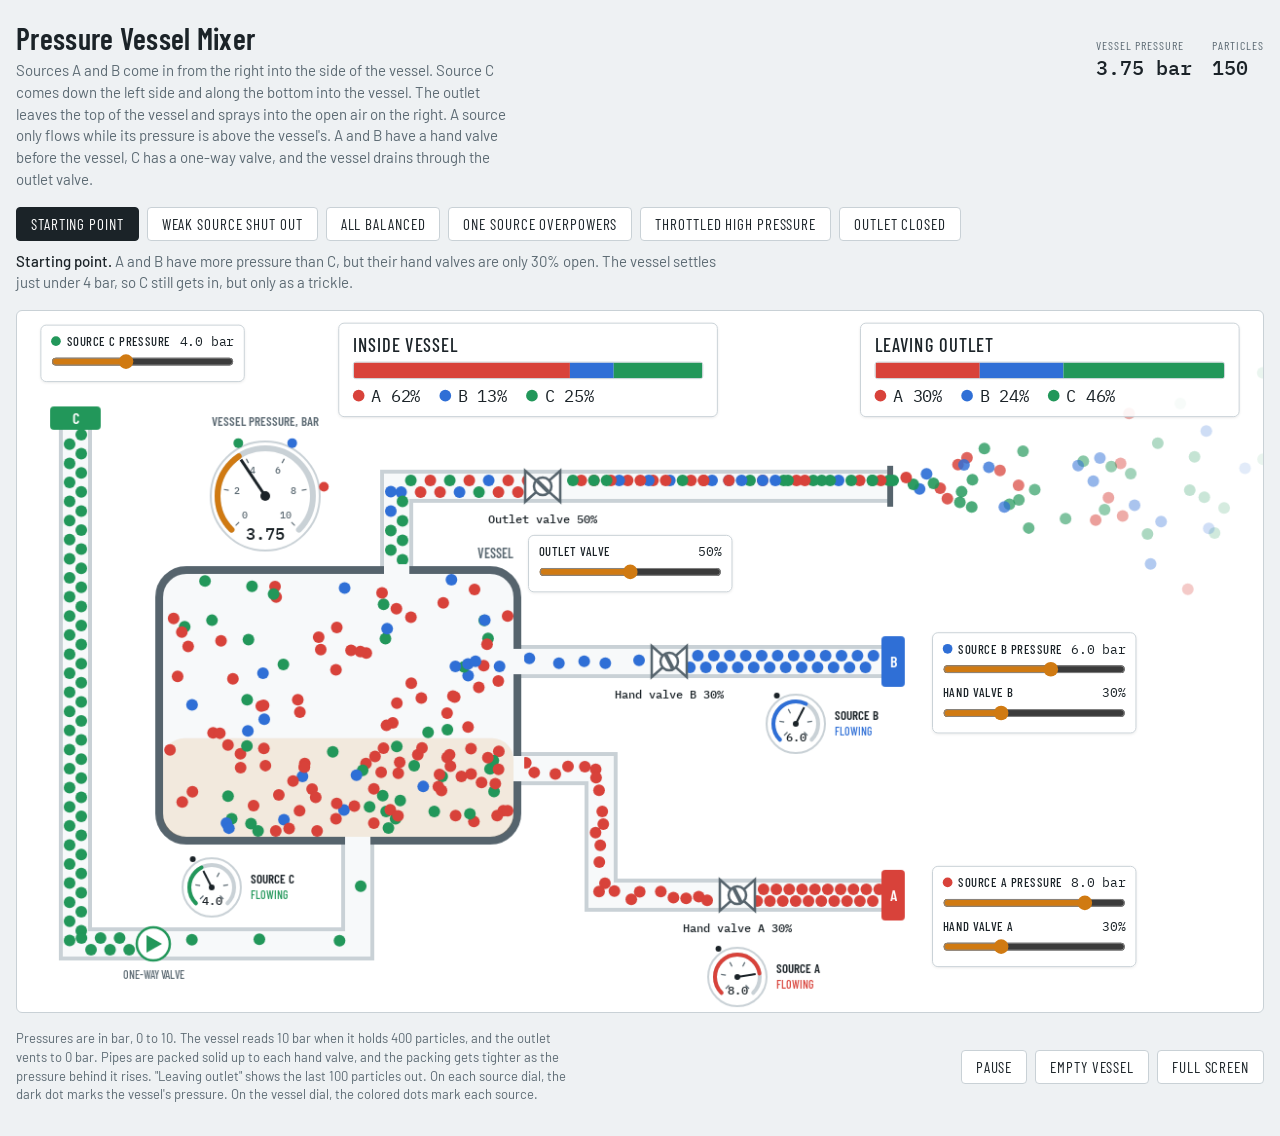
<file: animations/pressure-vessel/index.html>
<!doctype html>
<html lang="en">
<head>
<meta charset="utf-8">
<meta name="viewport" content="width=device-width, initial-scale=1, viewport-fit=cover">
<title>Pressure Vessel Mixer</title>
<meta name="description" content="Three sources push colored particles into a vessel at different pressures. See which ones get in, how they mix, and what leaves through the outlet.">
<meta name="apple-mobile-web-app-capable" content="yes">
<meta name="mobile-web-app-capable" content="yes">
<meta name="apple-mobile-web-app-status-bar-style" content="black-translucent">
<meta name="apple-mobile-web-app-title" content="Vessel Mixer">
<meta name="theme-color" content="#eef1f3">
<link rel="apple-touch-icon" href="apple-touch-icon.png">
<link rel="icon" href="icon-512.png">
<link rel="manifest" href="manifest.webmanifest">
<style>:root{padding-top:env(safe-area-inset-top,0px);padding-bottom:env(safe-area-inset-bottom,0px)} body{margin:0;font:14px system-ui,sans-serif} [hidden]{display:none!important} img{max-width:100%}</style>
</head>
<body>
<link rel="stylesheet" href="https://fonts.googleapis.com/css2?family=Barlow+Condensed:wght@500;600&family=Barlow:wght@400;500&family=IBM+Plex+Mono:wght@400;500&display=swap">
<style>
/* Shared look and behavior for every analogimation: palette, fonts, page layout, control chips over
   a 16:9 diagram, full-screen show mode, and phone rules (scenario menu, "turn sideways" hint). */
:root {
  --bg: #eef1f3;
  --panel: #ffffff;
  --fg: #1b2328;
  --muted: #5c6a73;
  --line: #c9d1d6;
  --steel: #8d9aa3;
  --steel-dark: #56646d;
  --vessel: #f7f9fa;
  --accent: #d07a12;
  --red: #d8423a;
  --blue: #2f6fd6;
  --green: #22975a;
  --closed: #9aa5ac;
  --font-display: "Barlow Condensed", "Arial Narrow", sans-serif;
  --font-body: "Barlow", "Helvetica Neue", Arial, sans-serif;
  --font-mono: "IBM Plex Mono", ui-monospace, Menlo, monospace;
}
@media (prefers-color-scheme: dark) {
  :root:not([data-theme="light"]) {
    --bg: #11161a; --panel: #192026; --fg: #e3e8eb; --muted: #93a1aa; --line: #2c363d;
    --steel: #5d6b74; --steel-dark: #8796a0; --vessel: #0d1216; --accent: #f0a040;
    --red: #f0605a; --blue: #5b93f0; --green: #3cc47e; --closed: #4a555c;
    color-scheme: dark;
  }
}
:root[data-theme="dark"] {
  --bg: #11161a; --panel: #192026; --fg: #e3e8eb; --muted: #93a1aa; --line: #2c363d;
  --steel: #5d6b74; --steel-dark: #8796a0; --vessel: #0d1216; --accent: #f0a040;
  --red: #f0605a; --blue: #5b93f0; --green: #3cc47e; --closed: #4a555c;
  color-scheme: dark;
}
* { box-sizing: border-box; }
body {
  background: var(--bg); color: var(--fg); font-family: var(--font-body); font-size: 15px;
  padding-left: max(16px, env(safe-area-inset-left, 0px));
  padding-right: max(16px, env(safe-area-inset-right, 0px));
  padding-block: 20px 32px;
}
.wrap { max-width: 1280px; margin: 0 auto; display: grid; gap: 16px; }
header { display: flex; flex-wrap: wrap; align-items: baseline; justify-content: space-between; gap: 8px 24px; }
h1 { font-family: var(--font-display); font-weight: 600; font-size: 30px; letter-spacing: 0.01em; margin: 0; text-wrap: balance; }
.sub { color: var(--muted); margin: 4px 0 0; max-width: 62ch; line-height: 1.45; }
.readout { display: flex; gap: 20px; font-family: var(--font-mono); font-variant-numeric: tabular-nums; }
.readout div { display: grid; gap: 2px; }
.readout span { font-family: var(--font-display); font-size: 12px; letter-spacing: 0.08em; text-transform: uppercase; color: var(--muted); }
.readout b { font-weight: 500; font-size: 20px; }
.stage { background: var(--panel); border: 1px solid var(--line); border-radius: 6px; overflow: hidden; }
canvas { display: block; width: 100%; height: auto; aspect-ratio: 16 / 9; max-width: 100%; }
.controls { display: grid; grid-template-columns: repeat(auto-fit, minmax(210px, 1fr)); gap: 12px; }
.ctl { background: var(--panel); border: 1px solid var(--line); border-radius: 6px; padding: 12px 14px; display: grid; gap: 8px; min-width: 0; }
.ctl-head { display: flex; justify-content: space-between; align-items: baseline; gap: 8px; }
.ctl label { font-family: var(--font-display); font-weight: 500; font-size: 15px; letter-spacing: 0.06em; text-transform: uppercase; display: flex; align-items: center; gap: 8px; }
.dot { width: 10px; height: 10px; border-radius: 50%; display: inline-block; }
.val { font-family: var(--font-mono); font-variant-numeric: tabular-nums; font-size: 14px; }
.state { font-family: var(--font-mono); font-size: 12px; color: var(--muted); }
.state.open { color: var(--green); }
input[type=range] { width: 100%; accent-color: var(--accent); }
.bar { display: flex; flex-wrap: wrap; gap: 8px; align-items: center; justify-content: space-between; }
.btns { display: flex; gap: 8px; }
button {
  font-family: var(--font-display); font-size: 15px; letter-spacing: 0.06em; text-transform: uppercase;
  background: var(--panel); color: var(--fg); border: 1px solid var(--line); border-radius: 4px;
  padding: 7px 14px; cursor: pointer;
}
button:hover { border-color: var(--steel-dark); }
button:focus-visible, input:focus-visible { outline: 2px solid var(--accent); outline-offset: 2px; }
.presets { display: grid; gap: 10px; }
.preset-btns { display: flex; flex-wrap: wrap; gap: 8px; }
.preset-btns button[aria-pressed="true"] { background: var(--fg); color: var(--panel); border-color: var(--fg); }
.preset-note { margin: 0; color: var(--muted); line-height: 1.45; max-width: 90ch; min-height: 1.45em; }
.preset-note b { color: var(--fg); font-weight: 500; }
.stage { position: relative; }
.hud { position: absolute; left: 0; top: 0; width: 1280px; height: 720px; transform-origin: 0 0; pointer-events: none; }
.chip {
  position: absolute; width: 210px; pointer-events: auto; display: grid; gap: 4px;
  background: color-mix(in srgb, var(--panel) 88%, transparent); border: 1px solid var(--line); border-radius: 6px;
  padding: 8px 10px; box-shadow: 0 1px 3px rgb(0 0 0 / 0.08);
}
.chip-row { display: flex; justify-content: space-between; align-items: baseline; gap: 8px; }
.chip label { font-family: var(--font-display); font-weight: 500; font-size: 13px; letter-spacing: 0.05em; text-transform: uppercase; display: flex; align-items: center; gap: 6px; }
.chip .val { font-size: 13px; }
.chip input[type=range] { margin: 0 0 4px; }
/* Narrow screens: the diagram is too small to hold usable sliders, so they drop below it */
.stage.stacked .hud { position: static; width: auto; height: auto; transform: none; display: grid; grid-template-columns: repeat(auto-fit, minmax(200px, 1fr)); gap: 10px; padding: 12px; border-top: 1px solid var(--line); }
.stage.stacked .chip { position: static; width: auto !important; box-shadow: none; }
.show { display: grid; gap: 16px; }
/* Full-screen show mode: presets, diagram and buttons fill the screen; the diagram keeps its
   16:9 layout and is only scaled to the largest size that fits. */
.show.is-show {
  position: fixed; inset: 0; z-index: 50; overflow: auto;
  background: var(--bg); align-content: center; gap: 12px;
  padding-block: max(12px, env(safe-area-inset-top, 0px)) max(12px, env(safe-area-inset-bottom, 0px));
  padding-left: max(16px, env(safe-area-inset-left, 0px)); padding-right: max(16px, env(safe-area-inset-right, 0px));
}
.show.is-show .stage { width: min(100%, calc((100dvh - 190px) * 16 / 9)); justify-self: center; }
.show.is-show .presets, .show.is-show .bar { width: min(100%, calc((100dvh - 190px) * 16 / 9)); justify-self: center; }
.show.is-show .note { display: none; }
.show.is-show .bar { justify-content: flex-end; }
.chip { transform: scale(var(--boost, 1)); transform-origin: top left; }
.mix-chip { transform: none; }  /* display only, already large enough */
.preset-menu, .rotate-hint { display: none; }
.preset-menu { align-items: center; gap: 8px; }
.preset-menu label { font-family: var(--font-display); font-size: 14px; letter-spacing: 0.06em; text-transform: uppercase; color: var(--muted); }
.preset-menu select {
  font: 500 15px var(--font-body); color: var(--fg); background: var(--panel);
  border: 1px solid var(--line); border-radius: 4px; padding: 6px 8px; min-width: 0; max-width: 100%;
}
.rotate-hint { margin: 0; padding: 10px 12px; border: 1px dashed var(--steel); border-radius: 6px; color: var(--fg); background: var(--panel); line-height: 1.4; }

/* Phones (set from script by screen size) */
.phone .preset-btns { display: none; }
.phone .preset-menu { display: flex; }
.phone.portrait .rotate-hint { display: block; }
.phone.portrait .hud { display: none; }

/* Phone full screen: the diagram fills the sideways screen, with a slim column of controls beside it */
.phone .show.is-show {
  grid-template-columns: auto auto; grid-template-areas: "stage presets" "stage bar";
  align-content: center; justify-content: center; align-items: center; column-gap: 12px; row-gap: 12px;
}
.phone .show.is-show .stage { grid-area: stage; width: min(calc(100vw - 190px), calc((100dvh - 24px) * 16 / 9)); }
.phone .show.is-show .presets { grid-area: presets; width: 140px; align-self: end; }
.phone .show.is-show .bar { grid-area: bar; width: 140px; align-self: start; }
.phone .show.is-show .preset-menu { flex-direction: column; align-items: stretch; }
.phone .show.is-show .preset-menu select { width: 100%; }
.phone .show.is-show .preset-note, .phone .show.is-show .rotate-hint { display: none; }
.phone .show.is-show .btns { flex-direction: column; width: 100%; }
.phone.portrait .show.is-show { grid-template-columns: 1fr; grid-template-areas: "presets" "stage" "bar"; }
.phone.portrait .show.is-show .rotate-hint { display: block; }
.phone.portrait .show.is-show .stage, .phone.portrait .show.is-show .presets, .phone.portrait .show.is-show .bar { width: 100%; }
.note { color: var(--muted); font-size: 13px; max-width: 80ch; line-height: 1.45; }
</style>
<style>
/* Pressure vessel only: color-mix panels */
.sub-ctl { display: grid; gap: 6px; padding-top: 8px; border-top: 1px dashed var(--line); }
.sub-ctl label { font-size: 13px; color: var(--muted); }
.mix-name { font-family: var(--font-display); font-weight: 500; font-size: 13px; letter-spacing: 0.05em; text-transform: uppercase; }
.mix-bar { display: flex; height: 12px; border-radius: 2px; overflow: hidden; background: var(--vessel); border: 1px solid var(--line); }
.mix-bar i { display: block; height: 100%; transition: width 0.3s linear; }
.mix-pct { display: flex; flex-wrap: wrap; gap: 2px 14px; font-family: var(--font-mono); font-size: 12px; font-variant-numeric: tabular-nums; }
.mix-pct span { display: inline-flex; align-items: center; gap: 5px; }
.mix-pct .dot { width: 8px; height: 8px; }
/* mix panels on the diagram: 1.5x the base size */
.mix-chip { gap: 6px; padding: 10px 14px; }
.mix-chip .mix-name { font-size: 19px; }
.mix-chip .mix-bar { height: 18px; border-radius: 3px; }
.mix-chip .mix-pct { font-size: 17px; gap: 3px 20px; }
.mix-chip .mix-pct span { gap: 7px; }
.mix-chip .mix-pct .dot { width: 12px; height: 12px; }
</style>

<div class="wrap">
  <header>
    <div>
      <h1>Pressure Vessel Mixer</h1>
      <p class="sub">Sources A and B come in from the right into the side of the vessel. Source C comes down the left side and along the bottom into the vessel. The outlet leaves the top of the vessel and sprays into the open air on the right. A source only flows while its pressure is above the vessel's. A and B have a hand valve before the vessel, C has a one-way valve, and the vessel drains through the outlet valve.</p>
    </div>
    <div class="readout" aria-live="off">
      <div><span>Vessel pressure</span><b id="pv">0.00</b></div>
      <div><span>Particles</span><b id="count">0</b></div>
    </div>
  </header>

  <div class="show" id="show">
  <div class="presets">
    <div class="preset-btns" role="group" aria-label="Scenarios">
      <button type="button" data-preset="start">Starting point</button>
      <button type="button" data-preset="weak">Weak source shut out</button>
      <button type="button" data-preset="balanced">All balanced</button>
      <button type="button" data-preset="overpower">One source overpowers</button>
      <button type="button" data-preset="throttled">Throttled high pressure</button>
      <button type="button" data-preset="closed">Outlet closed</button>
    </div>
    <div class="preset-menu">
      <label for="presetSelect">Scenario</label>
      <select id="presetSelect">
        <option value="start">Starting point</option>
        <option value="weak">Weak source shut out</option>
        <option value="balanced">All balanced</option>
        <option value="overpower">One source overpowers</option>
        <option value="throttled">Throttled high pressure</option>
        <option value="closed">Outlet closed</option>
        <option value="custom" disabled>Custom settings</option>
      </select>
    </div>
    <p class="preset-note" id="presetNote"></p>
  </div>
  <p class="rotate-hint">Turn your phone sideways to see the full diagram and use its controls.</p>

  <div class="stage" id="stage"><canvas id="cv" width="1280" height="720" aria-label="Animated vessel. Red and blue come in from the right into the side of the vessel, green comes down the left side and along the bottom, and the outlet leaves the top of the vessel and sprays into the open air on the right."></canvas>
    <!-- Controls laid over the diagram, positioned in diagram coordinates (1280 x 720) -->
    <div class="hud" id="hud">
      <div class="chip mix-chip" style="left: 330px; top: 12px; width: 390px;" aria-label="Color mix inside the vessel">
        <span class="mix-name">Inside vessel</span>
        <div class="mix-bar"><i id="mv0" style="background:var(--red)"></i><i id="mv1" style="background:var(--blue)"></i><i id="mv2" style="background:var(--green)"></i></div>
        <div class="mix-pct" id="mvp"></div>
      </div>
      <div class="chip mix-chip" style="left: 866px; top: 12px; width: 390px;" aria-label="Color mix of the last 100 particles out">
        <span class="mix-name">Leaving outlet</span>
        <div class="mix-bar"><i id="mo0" style="background:var(--red)"></i><i id="mo1" style="background:var(--blue)"></i><i id="mo2" style="background:var(--green)"></i></div>
        <div class="mix-pct" id="mop"></div>
      </div>
      <div class="chip" style="left: 24px; top: 14px;">
        <div class="chip-row"><label for="p2"><i class="dot" style="background:var(--green)"></i>Source C pressure</label><span class="val" id="v2"></span></div>
        <input id="p2" type="range" min="0" max="10" step="0.1" value="4">
      </div>
      <div class="chip" style="left: 525px; top: 230px;">
        <div class="chip-row"><label for="valve">Outlet valve</label><span class="val" id="vv"></span></div>
        <input id="valve" type="range" min="0" max="100" step="1" value="50">
      </div>
      <div class="chip" style="left: 940px; top: 330px;">
        <div class="chip-row"><label for="p1"><i class="dot" style="background:var(--blue)"></i>Source B pressure</label><span class="val" id="v1"></span></div>
        <input id="p1" type="range" min="0" max="10" step="0.1" value="6">
        <div class="chip-row"><label for="g1">Hand valve B</label><span class="val" id="gv1"></span></div>
        <input id="g1" type="range" min="0" max="100" step="1" value="30">
      </div>
      <div class="chip" style="left: 940px; top: 570px;">
        <div class="chip-row"><label for="p0"><i class="dot" style="background:var(--red)"></i>Source A pressure</label><span class="val" id="v0"></span></div>
        <input id="p0" type="range" min="0" max="10" step="0.1" value="8">
        <div class="chip-row"><label for="g0">Hand valve A</label><span class="val" id="gv0"></span></div>
        <input id="g0" type="range" min="0" max="100" step="1" value="30">
      </div>
    </div>
  </div>

  <div class="bar">
    <span class="note">Pressures are in bar, 0 to 10. The vessel reads 10 bar when it holds 400 particles, and the outlet vents to 0 bar. Pipes are packed solid up to each hand valve, and the packing gets tighter as the pressure behind it rises. "Leaving outlet" shows the last 100 particles out. On each source dial, the dark dot marks the vessel's pressure. On the vessel dial, the colored dots mark each source.</span>
    <div class="btns"><button id="pause" type="button">Pause</button><button id="reset" type="button">Empty vessel</button><button id="full" type="button">Full screen</button></div>
  </div>
  </div>
</div>

<script>
// Shared behavior for every analogimation. Each page includes this, then calls the pieces it needs:
//   Analog.watchColors(keys, colors)  - copy CSS color tokens into `colors`, and keep them current in dark mode
//   Analog.drawDial(ctx, colors, ...) - round pressure-style gauge drawn on a canvas
//   Analog.showMode({ show, button }) - "Full screen" button, iPad/home-screen launch straight into full screen
//   Analog.fitDiagram({ canvas, stage, hud, width }) - scale controls with a 16:9 diagram, phone rules
// Page structure these expect: see animations/pressure-vessel/src/index.html (.show > .presets, .stage > canvas + .hud, .bar).
window.Analog = (() => {
  function watchColors(keys, colors) {
    const read = () => {
      const s = getComputedStyle(document.documentElement);
      for (const k of keys) colors[k] = s.getPropertyValue('--' + k).trim();
    };
    read();
    matchMedia('(prefers-color-scheme: dark)').addEventListener('change', read);
    new MutationObserver(read).observe(document.documentElement, { attributes: true, attributeFilter: ['data-theme'] });
    return colors;
  }

  // Dial: 270 degree sweep from 0 to opts.max (default 10). opts.numbers labels the ticks; opts.marks puts dots on the rim.
  const A0 = 0.75 * Math.PI, SWEEP = 1.5 * Math.PI;
  function drawDial(ctx, colors, cx, cy, r, value, color, opts = {}) {
    const MAX = opts.max || 10;
    const ang = v => A0 + SWEEP * Math.max(0, Math.min(MAX, v)) / MAX;
    ctx.fillStyle = colors.panel;
    ctx.strokeStyle = colors.line; ctx.lineWidth = 2;
    ctx.beginPath(); ctx.arc(cx, cy, r, 0, Math.PI * 2); ctx.fill(); ctx.stroke();
    const tr = r - 7;
    ctx.lineCap = 'round';
    ctx.strokeStyle = colors.line; ctx.lineWidth = r > 40 ? 6 : 4;
    ctx.beginPath(); ctx.arc(cx, cy, tr, A0, A0 + SWEEP); ctx.stroke();
    ctx.strokeStyle = color;
    ctx.beginPath(); ctx.arc(cx, cy, tr, A0, ang(value)); ctx.stroke();
    ctx.lineCap = 'butt';
    ctx.strokeStyle = colors.muted; ctx.lineWidth = 1.2;
    ctx.fillStyle = colors.muted; ctx.font = '500 10px "IBM Plex Mono", monospace'; ctx.textAlign = 'center'; ctx.textBaseline = 'middle';
    for (let t = 0; t <= MAX; t += MAX / 5) {
      const a = ang(t), c = Math.cos(a), s = Math.sin(a);
      ctx.beginPath(); ctx.moveTo(cx + c * (tr - 6), cy + s * (tr - 6)); ctx.lineTo(cx + c * (tr - 11), cy + s * (tr - 11)); ctx.stroke();
      if (opts.numbers) ctx.fillText(t, cx + c * (tr - 20), cy + s * (tr - 20));
    }
    for (const m of opts.marks || []) {
      const a = ang(m.v);
      ctx.fillStyle = m.color;
      ctx.beginPath(); ctx.arc(cx + Math.cos(a) * (r + 5), cy + Math.sin(a) * (r + 5), m.size || 4, 0, Math.PI * 2); ctx.fill();
    }
    const a = ang(value);
    ctx.strokeStyle = colors.fg; ctx.lineWidth = r > 40 ? 3 : 2;
    ctx.beginPath(); ctx.moveTo(cx, cy); ctx.lineTo(cx + Math.cos(a) * (tr - 4), cy + Math.sin(a) * (tr - 4)); ctx.stroke();
    ctx.fillStyle = colors.fg; ctx.beginPath(); ctx.arc(cx, cy, r > 40 ? 5 : 3, 0, Math.PI * 2); ctx.fill();
    ctx.fillStyle = colors.fg; ctx.font = (r > 40 ? '500 17px' : '500 12px') + ' "IBM Plex Mono", monospace';
    ctx.fillText(value.toFixed(r > 40 ? 2 : 1), cx, cy + r * (r > 40 ? 0.72 : 0.5));
    ctx.textBaseline = 'alphabetic';
  }

  // Full screen: real Fullscreen API where the browser allows it, otherwise a fixed overlay that fills the window
  function showMode({ show, button }) {
    const fsEl = () => document.fullscreenElement || document.webkitFullscreenElement;
    function setShow(on) {
      show.classList.toggle('is-show', on);
      button.textContent = on ? 'Exit full screen' : 'Full screen';
      document.documentElement.style.overflow = on ? 'hidden' : '';
    }
    button.addEventListener('click', async () => {
      if (fsEl()) { (document.exitFullscreen || document.webkitExitFullscreen).call(document); return; }
      if (show.classList.contains('is-show')) { setShow(false); return; }
      setShow(true);
      const req = show.requestFullscreen || show.webkitRequestFullscreen;
      if (req) { try { await req.call(show); } catch (e) { /* stays in window-filling mode */ } }
    });
    const onFs = () => { if (!fsEl()) setShow(false); };
    document.addEventListener('fullscreenchange', onFs);
    document.addEventListener('webkitfullscreenchange', onFs);
    document.addEventListener('keydown', e => { if (e.key === 'Escape' && show.classList.contains('is-show') && !fsEl()) setShow(false); });
    // Opened from the iPad home screen: start straight in full-screen show mode
    if (navigator.standalone || matchMedia('(display-mode: standalone)').matches) setShow(true);
    return setShow;
  }

  // Scale the control overlay with the diagram; stack it below on narrow screens.
  // Phones (shorter screen side under 600px; iPads are 744px or more) get class "phone", plus "portrait" when upright.
  function fitDiagram({ canvas, stage, hud, width }) {
    const root = document.documentElement;
    function setDevice() {
      const phone = Math.min(innerWidth, innerHeight) < 600;
      root.classList.toggle('phone', phone);
      root.classList.toggle('portrait', phone && innerHeight > innerWidth);
    }
    function fit() {
      setDevice();
      const k = canvas.clientWidth / width;
      const phone = root.classList.contains('phone');
      // On phones the controls stay on the diagram and are enlarged a little so they stay usable
      const stacked = !phone && k < 0.62;
      stage.classList.toggle('stacked', stacked);
      hud.style.transform = stacked ? '' : `scale(${k})`;
      hud.style.setProperty('--boost', phone && !stacked ? Math.min(1.35, Math.max(1, 0.62 / k)).toFixed(3) : 1);
    }
    new ResizeObserver(fit).observe(canvas);
    window.addEventListener('resize', fit);
    fit();
    return fit;
  }

  return { watchColors, drawDial, showMode, fitDiagram };
})();
</script>
<script>
(() => {
  const cv = document.getElementById('cv');
  const ctx = cv.getContext('2d');
  const W = 1280, H = 720;

  // Rules (agreed with the user)
  const CAP = 400;        // particles that make the vessel read 10 bar
  const K_IN = 14;        // particles/sec per bar of pressure difference, hand valve fully open
  const K_OUT = 16;       // particles/sec per bar at a fully open outlet valve
  const PMAX = 10;
  const SPEED = 260;      // free-flow speed after a valve, px/s

  // Geometry (16:9 landscape)
  const V = { x: 150, y: 270, w: 360, h: 270 };  // vessel interior
  const R = 6;                                    // particle radius
  const PIPE = 26;
  // Each inlet is a pipe path from its source on the left edge to its mouth on the vessel.
  // checkS / gateS: distance along the path to the one-way valve and the hand valve.
  const inlets = [
    // anchorS: where the source dial is placed from. check: whether the line has a one-way valve.
    // red: source lined up with the outlet's end, runs left low down, then doglegs up into the vessel side
    { color: 'red',   gate: 'g0', pts: [[900, 600], [600, 600], [600, 470], [V.x + V.w, 470]], check: false, anchorS: 160, gateS: 160, dial: [0, 84] },
    // blue: source lined up with the outlet's end, straight into the right side of the vessel, below the outlet spray
    { color: 'blue',  gate: 'g1', pts: [[900, 360], [V.x + V.w, 360]],                      check: false, anchorS: 100, gateS: 230, dial: [0, 64] },
    // green: from the top edge down the left side, along the bottom, up into the vessel bottom; one-way valve on the bottom run
    { color: 'green', gate: null, pts: [[60, 110], [60, 650], [350, 650], [350, V.y + V.h]], check: true, anchorS: 540 + 80, checkS: 540 + 80, gateS: null, dial: [60, -58] },
  ];
  // Outlet: up out of the vessel top, then right; the pipe ends and sprays into the open air
  const outlet = { pts: [[390, V.y], [390, 180], [900, 180]], gateS: 90 + 150 };
  for (const it of [...inlets, outlet]) {
    it.segs = []; let L = 0;
    for (let k = 1; k < it.pts.length; k++) {
      const [x0, y0] = it.pts[k - 1], [x1, y1] = it.pts[k];
      const len = Math.hypot(x1 - x0, y1 - y0);
      it.segs.push({ x0, y0, dx: (x1 - x0) / len, dy: (y1 - y0) / len, s0: L, len });
      L += len;
    }
    it.len = L;
    if (it !== outlet) it.gateEl = it.gate ? document.getElementById(it.gate) : null;
    const last = it.segs[it.segs.length - 1];
    it.endDir = { x: last.dx, y: last.dy };
    it.mouth = { x: it.pts[it.pts.length - 1][0], y: it.pts[it.pts.length - 1][1] };
  }
  // Point along an inlet path, shifted sideways by `off`
  function posAt(it, s, off = 0) {
    let g = it.segs[it.segs.length - 1];
    for (const sg of it.segs) if (s <= sg.s0 + sg.len) { g = sg; break; }
    const t = s - g.s0;
    return { x: g.x0 + g.dx * t - g.dy * off, y: g.y0 + g.dy * t + g.dx * off, dx: g.dx, dy: g.dy };
  }
  outlet.start = { x: outlet.pts[0][0], y: outlet.pts[0][1] };
  outlet.end = { x: outlet.pts[outlet.pts.length - 1][0], y: outlet.pts[outlet.pts.length - 1][1] };
  outlet.gate = posAt(outlet, outlet.gateS);
  const gauge = { x: 255, y: 190, r: 56 };

  const sliders = [0, 1, 2].map(i => document.getElementById('p' + i));
  const valveEl = document.getElementById('valve');
  const gateOpen = i => inlets[i].gateEl ? inlets[i].gateEl.value / 100 : 1;

  let particles = [];   // in vessel
  let piping = [];      // free-flowing in a pipe after a valve
  let acc = [0, 0, 0], accOut = 0;
  let moved = [0, 0, 0]; // particles passed by each inlet, drives the packed column's motion
  let outQueue = [];     // colors packed in the outlet pipe between vessel and outlet valve
  let exitLog = [];      // colors of the most recent particles to leave
  let paused = false;
  let colors = {};

  Analog.watchColors(['red','blue','green','steel','steel-dark','vessel','line','fg','muted','closed','accent','panel'], colors);

  function resize() {
    const dpr = Math.min(window.devicePixelRatio || 1, 2);
    cv.width = W * dpr; cv.height = H * dpr;
    ctx.setTransform(dpr, 0, 0, dpr, 0, 0);
  }
  resize();
  window.addEventListener('resize', resize);

  const vesselPressure = () => PMAX * particles.length / CAP;
  // Spacing of packed particles along a pipe: tighter at higher pressure
  const pitch = p => 26 - 1.6 * Math.max(0, Math.min(PMAX, p));
  const lane = k => (k % 2 ? 1 : -1) * (PIPE / 2 - R - 1);
  const outLen = outlet.gateS - 18;

  function spawnInlet(i) {
    const it = inlets[i];
    // free particles start at the hand valve for A and B, at the one-way valve for C
    const s0 = (it.gateS ?? it.checkS) + 18;
    piping.push({ s: s0, off: (Math.random() - 0.5) * (PIPE - 2 * R - 2), c: i, phase: 'in' });
  }

  function pickNearOutlet() {
    const ox = outlet.start.x, oy = outlet.start.y;
    // Nearest of a random sample, so the outlet favors nearby particles without carving out a void
    let best = 0, bd = Infinity;
    for (let n = 0; n < 12; n++) {
      const k = Math.floor(Math.random() * particles.length);
      const p = particles[k], d = (p.x - ox) ** 2 + (p.y - oy) ** 2;
      if (d < bd) { bd = d; best = k; }
    }
    return particles.splice(best, 1)[0];
  }

  function outCapacity() { return Math.max(0, Math.floor(outLen / pitch(vesselPressure())) * 2); }

  function releaseOne() {
    if (!particles.length) return;
    const p = pickNearOutlet();
    outQueue.push(p.c);
    // the particle at the valve end leaves into the free pipe
    if (outQueue.length > outCapacity()) {
      const c = outQueue.shift();
      exitLog.push(c); if (exitLog.length > 100) exitLog.shift();
      piping.push({ s: outlet.gateS + 18, off: lane(outQueue.length), c, phase: 'out' });
    }
  }

  function step(dt) {
    const pv = vesselPressure();
    const valve = valveEl.value / 100;

    // Inflow: one-way valve, then hand valve
    for (let i = 0; i < 3; i++) {
      const dp = sliders[i].value - pv;
      const rate = dp > 0 ? K_IN * gateOpen(i) * dp : 0;
      if (rate > 0) {
        acc[i] += rate * dt; moved[i] += rate * dt;
        while (acc[i] >= 1) { spawnInlet(i); acc[i] -= 1; }
      } else acc[i] = 0;
    }

    // Keep the outlet pipe packed up to the outlet valve
    const capOut = outCapacity();
    while (outQueue.length < capOut && particles.length > 0 && pv > 0.3) outQueue.push(pickNearOutlet().c);
    // pressure dropping lets the packed column relax back into the vessel
    while (outQueue.length > capOut + 1) {
      const c = outQueue.pop();
      particles.push({ x: outlet.start.x, y: V.y + R + 2, vx: (Math.random() - 0.5) * 100, vy: 100, c });
    }

    // Outflow
    if (valve > 0 && pv > 0) {
      accOut += K_OUT * valve * pv * dt;
      while (accOut >= 1) { releaseOne(); accOut -= 1; }
    } else accOut = 0;

    // Free pipe travel
    for (let k = piping.length - 1; k >= 0; k--) {
      const q = piping[k];
      const it = inlets[q.c];
      if (q.phase === 'in') {
        q.s += SPEED * dt;
        if (q.s >= it.len + R) {
          const d = it.endDir, sp = 120 + Math.random() * 80, side = (Math.random() - 0.5) * 120;
          particles.push({ x: it.mouth.x + d.x * R - d.y * q.off, y: it.mouth.y + d.y * R + d.x * q.off, vx: d.x * sp - d.y * side, vy: d.y * sp + d.x * side, c: q.c });
          piping.splice(k, 1);
        }
        continue;
      }
      // outlet: along the pipe, then spray into the atmosphere in a cone
      if (!q.free) {
        q.s += SPEED * dt;
        const p = posAt(outlet, Math.min(q.s, outlet.len), q.off);
        q.x = p.x; q.y = p.y;
        if (q.s >= outlet.len) {
          q.free = true;
          const a = Math.atan2(outlet.endDir.y, outlet.endDir.x) + (Math.random() - 0.5) * 0.7, sp = 170 + Math.random() * 110;
          q.vx = Math.cos(a) * sp; q.vy = Math.sin(a) * sp;
        }
        continue;
      }
      q.vx += (Math.random() - 0.5) * 300 * dt; q.vy += (Math.random() - 0.5) * 300 * dt;
      q.x += q.vx * dt; q.y += q.vy * dt;
      if (q.x > W + 20 || q.x < -20 || q.y < -20 || q.y > H + 20) piping.splice(k, 1);
    }

    // Mixing: random drift and wall bounces
    const jit = 2600 * dt, damp = Math.pow(0.6, dt);
    for (const p of particles) {
      p.vx = p.vx * damp + (Math.random() - 0.5) * jit;
      p.vy = p.vy * damp + (Math.random() - 0.5) * jit;
      const sp = Math.hypot(p.vx, p.vy), max = 280;
      if (sp > max) { p.vx *= max / sp; p.vy *= max / sp; }
      p.x += p.vx * dt; p.y += p.vy * dt;
      if (p.x < V.x + R) { p.x = V.x + R; p.vx = Math.abs(p.vx); }
      if (p.x > V.x + V.w - R) { p.x = V.x + V.w - R; p.vx = -Math.abs(p.vx); }
      if (p.y < V.y + R) { p.y = V.y + R; p.vy = Math.abs(p.vy); }
      if (p.y > V.y + V.h - R) { p.y = V.y + V.h - R; p.vy = -Math.abs(p.vy); }
    }
  }

  function roundRect(x, y, w, h, r) { ctx.beginPath(); ctx.roundRect(x, y, w, h, r); }
  function dot(x, y, c) { ctx.fillStyle = c; ctx.beginPath(); ctx.arc(x, y, R, 0, Math.PI * 2); ctx.fill(); }

  // Pressure dial, 0 to 10 bar (shared/analog.js)
  const drawDial = (cx, cy, r, value, color, opts = {}) => Analog.drawDial(ctx, colors, cx, cy, r, value, color, { max: PMAX, ...opts });

  // Hand valve: bow-tie body with a handle that turns with the opening
  function drawGate(x, y, open, vertical, label) {
    const c = open > 0 ? colors['steel-dark'] : colors.closed;
    ctx.save(); ctx.translate(x, y); if (vertical) ctx.rotate(Math.PI / 2);
    ctx.fillStyle = colors.panel; ctx.strokeStyle = c; ctx.lineWidth = 2.5;
    ctx.beginPath(); ctx.moveTo(-18, -16); ctx.lineTo(18, 16); ctx.lineTo(18, -16); ctx.lineTo(-18, 16); ctx.closePath(); ctx.fill(); ctx.stroke();
    ctx.restore();
    // handle wheel above (or beside) the body
    ctx.save(); ctx.translate(x, y);
    ctx.fillStyle = colors.panel; ctx.strokeStyle = c; ctx.lineWidth = 2.5;
    ctx.beginPath(); ctx.arc(0, 0, 9, 0, Math.PI * 2); ctx.fill(); ctx.stroke();
    ctx.rotate((1 - open) * Math.PI / 2 + (vertical ? Math.PI / 2 : 0));
    ctx.fillStyle = c; ctx.fillRect(-8, -2, 16, 4);
    ctx.restore();
    ctx.fillStyle = colors.fg; ctx.font = '500 12px "IBM Plex Mono", monospace';
    ctx.textAlign = vertical ? 'right' : 'center';
    ctx.fillText(label, vertical ? x - 26 : x, vertical ? y + 4 : y + 38);
  }

  function draw() {
    const pv = vesselPressure();
    ctx.clearRect(0, 0, W, H);

    // Inlet pipes
    ctx.lineJoin = 'miter';
    for (let i = 0; i < 3; i++) {
      const it = inlets[i], col = colors[it.color];
      ctx.beginPath(); it.pts.forEach(([x, y], k) => k ? ctx.lineTo(x, y) : ctx.moveTo(x, y));
      ctx.strokeStyle = colors.line; ctx.lineWidth = PIPE + 8; ctx.stroke();
      ctx.strokeStyle = colors.vessel; ctx.lineWidth = PIPE; ctx.stroke();

      // Packed column from the source up to the first valve that holds it back
      const P = Number(sliders[i].value);
      if (P > 0) {
        const pt = pitch(P);
        const end = (it.gateS ?? it.checkS) - 18;        // A, B: hand valve. C: one-way valve
        // staggered two-lane packing; each particle passed moves the column half a pitch
        const half = pt / 2, shift = moved[i] * half;
        const off = shift % half, base = Math.floor(shift / half);
        for (let d = -half + off, k = 0; d < end; d += half, k++) {
          if (d < 14) continue;
          const p = posAt(it, d, lane(k - base));
          dot(p.x, p.y, col);
        }
      }
      ctx.fillStyle = col;
      const s0 = it.segs[0];
      if (s0.dx !== 0) roundRect(it.pts[0][0] - 12, it.pts[0][1] - 26, 24, 52, 4);
      else roundRect(it.pts[0][0] - 26, it.pts[0][1] - 12, 52, 24, 4);
      ctx.fill();
      // source letter on the tank cap
      ctx.fillStyle = '#ffffff'; ctx.font = '600 16px "Barlow Condensed", sans-serif'; ctx.textAlign = 'center'; ctx.textBaseline = 'middle';
      ctx.fillText('ABC'[i], it.pts[0][0], it.pts[0][1] + 1);
      ctx.textBaseline = 'alphabetic';
    }

    // Outlet pipe
    const valve = valveEl.value / 100;
    ctx.beginPath(); outlet.pts.forEach(([x, y], k) => k ? ctx.lineTo(x, y) : ctx.moveTo(x, y));
    ctx.strokeStyle = colors.line; ctx.lineWidth = PIPE + 8; ctx.stroke();
    ctx.strokeStyle = colors.vessel; ctx.lineWidth = PIPE; ctx.stroke();
    {
      // open pipe end, drawn across the pipe
      const e = outlet.end, d = outlet.endDir;
      ctx.strokeStyle = colors['steel-dark']; ctx.lineWidth = 6;
      ctx.beginPath(); ctx.moveTo(e.x + d.y * (PIPE / 2 + 8) - d.x * 3, e.y - d.x * (PIPE / 2 + 8) - d.y * 3); ctx.lineTo(e.x - d.y * (PIPE / 2 + 8) - d.x * 3, e.y + d.x * (PIPE / 2 + 8) - d.y * 3); ctx.stroke();
    }
    {
      // packed column: index 0 sits at the valve
      const pt = pitch(pv), n = outQueue.length;
      const off = accOut * pt / 2;
      for (let k = 0; k < n; k++) {
        const sk = outlet.gateS - 18 - R - k * pt / 2 + off;
        if (sk < R - 4) break;
        const p = posAt(outlet, sk, lane(k));
        dot(p.x, p.y, colors[inlets[outQueue[k]].color]);
      }
    }

    // Free-flowing particles
    for (const q of piping) {
      if (q.phase === 'in') { const p = posAt(inlets[q.c], q.s, q.off); dot(p.x, p.y, colors[inlets[q.c].color]); }
      else {
        // fade as the spray thins out past the pipe end
        if (q.free) ctx.globalAlpha = Math.max(0, 1 - Math.abs(q.x - outlet.end.x) / (outlet.endDir.x > 0 ? W - outlet.end.x + 40 : outlet.end.x + 40));
        dot(q.x, q.y, colors[inlets[q.c].color]);
        ctx.globalAlpha = 1;
      }
    }

    // Valves on top of the pipes
    for (let i = 0; i < 3; i++) {
      const it = inlets[i], open = sliders[i].value > pv, col = colors[it.color];
      const c = posAt(it, it.anchorS);
      if (it.check) {
      ctx.save(); ctx.translate(c.x, c.y); ctx.rotate(Math.atan2(c.dy, c.dx));
      ctx.fillStyle = colors.panel; ctx.strokeStyle = open ? col : colors.closed; ctx.lineWidth = 2.5;
      ctx.beginPath(); ctx.arc(0, 0, 17, 0, Math.PI * 2); ctx.fill(); ctx.stroke();
      ctx.fillStyle = open ? col : colors.closed;
      ctx.beginPath(); ctx.moveTo(-7, -9); ctx.lineTo(9, 0); ctx.lineTo(-7, 9); ctx.closePath(); ctx.fill();
      if (!open) ctx.fillRect(9, -10, 3, 20);
      ctx.restore();
      ctx.fillStyle = colors.muted; ctx.font = '500 12px "Barlow Condensed", sans-serif'; ctx.textAlign = 'center';
      ctx.fillText('ONE-WAY VALVE', c.x, c.y + 36);
      }
      if (it.gateEl) {
        const g = posAt(it, it.gateS);
        drawGate(g.x, g.y, gateOpen(i), false, 'Hand valve ' + 'ABC'[i] + ' ' + it.gateEl.value + '%');
      }

      // Source dial, placed relative to its anchor point on the pipe
      const dx = c.x + it.dial[0], dy = c.y + it.dial[1];
      drawDial(dx, dy, 30, Number(sliders[i].value), col, { marks: [{ v: pv, color: colors.fg, size: 3 }] });
      const gateShut = it.gateEl && gateOpen(i) === 0;
      ctx.textAlign = 'left';
      ctx.fillStyle = colors.fg; ctx.font = '600 13px "Barlow Condensed", sans-serif';
      ctx.fillText('SOURCE ' + 'ABC'[i], dx + 40, dy - 4);
      ctx.fillStyle = open && !gateShut ? col : colors.muted; ctx.font = '500 12px "Barlow Condensed", sans-serif';
      ctx.fillText(!open ? (it.check ? 'ONE-WAY VALVE SHUT' : 'NO FLOW, VESSEL HIGHER') : gateShut ? 'HAND VALVE SHUT' : 'FLOWING', dx + 40, dy + 12);
    }
    drawGate(outlet.gate.x, outlet.gate.y, valve, false, 'Outlet valve ' + valveEl.value + '%');
    ctx.fillStyle = colors.muted; ctx.font = '500 12px "Barlow Condensed", sans-serif'; ctx.textAlign = 'center';

    // Vessel shell
    ctx.fillStyle = colors.vessel;
    ctx.strokeStyle = colors['steel-dark'];
    ctx.lineWidth = 8;
    roundRect(V.x - 4, V.y - 4, V.w + 8, V.h + 8, 28); ctx.fill(); ctx.stroke();
    ctx.fillStyle = colors.vessel;
    for (const it of inlets) {
      const m = it.mouth, d = it.endDir;
      if (d.x === 0) ctx.fillRect(m.x - PIPE / 2, m.y - d.y * 4 - 7, PIPE, 14);
      else ctx.fillRect(m.x - d.x * 4 - 7, m.y - PIPE / 2, 14, PIPE);
    }
    ctx.fillRect(outlet.start.x - PIPE / 2, V.y - 10, PIPE, 14);

    // Pressure tint rising from the bottom
    const frac = Math.min(1, pv / PMAX);
    ctx.fillStyle = colors.accent;
    ctx.globalAlpha = 0.08 + 0.12 * frac;
    roundRect(V.x, V.y + V.h * (1 - frac), V.w, V.h * frac, 22); ctx.fill();
    ctx.globalAlpha = 1;

    for (const p of particles) dot(p.x, p.y, colors[inlets[p.c].color]);
    ctx.fillStyle = colors.muted; ctx.font = '600 14px "Barlow Condensed", sans-serif'; ctx.textAlign = 'right';
    ctx.fillText('VESSEL', V.x + V.w, V.y - 16);

    // Vessel gauge, with each source's pressure marked on the rim
    const gx = gauge.x, gy = gauge.y;
    drawDial(gx, gy, gauge.r, pv, colors.accent, {
      numbers: true,
      marks: inlets.map((it, i) => ({ v: Number(sliders[i].value), color: colors[it.color], size: 5 })),
    });
    ctx.fillStyle = colors.muted; ctx.font = '600 13px "Barlow Condensed", sans-serif'; ctx.textAlign = 'center';
    ctx.fillText('VESSEL PRESSURE, BAR', gx, gy - gauge.r - 16);
  }

  const els = {
    pv: document.getElementById('pv'), count: document.getElementById('count'),
    v: [0, 1, 2].map(i => document.getElementById('v' + i)),
    s: [0, 1, 2].map(i => document.getElementById('s' + i)),
    gv: [0, 1].map(i => document.getElementById('gv' + i)),
    vv: document.getElementById('vv'), sv: document.getElementById('sv'),
  };
  const mixEls = {
    v: [0, 1, 2].map(i => document.getElementById('mv' + i)), vp: document.getElementById('mvp'),
    o: [0, 1, 2].map(i => document.getElementById('mo' + i)), op: document.getElementById('mop'),
  };
  function setMix(bars, pctEl, counts) {
    const total = counts[0] + counts[1] + counts[2];
    const pct = counts.map(c => total ? (100 * c / total) : 0);
    bars.forEach((b, i) => b.style.width = pct[i] + '%');
    pctEl.innerHTML = total
      ? pct.map((p, i) => `<span><i class="dot" style="background:var(--${inlets[i].color})"></i>${'ABC'[i]} ${p.toFixed(0)}%</span>`).join('')
      : '<span>Nothing yet</span>';
  }
  function updateDom() {
    const pv = vesselPressure();
    const cv3 = [0, 0, 0]; for (const p of particles) cv3[p.c]++;
    const co3 = [0, 0, 0]; for (const c of exitLog) co3[c]++;
    setMix(mixEls.v, mixEls.vp, cv3);
    setMix(mixEls.o, mixEls.op, co3);
    els.pv.textContent = pv.toFixed(2) + ' bar';
    els.count.textContent = particles.length;
    for (let i = 0; i < 3; i++) {
      const p = Number(sliders[i].value), g = gateOpen(i);
      els.v[i].textContent = p.toFixed(1) + ' bar';
      if (els.gv[i]) els.gv[i].textContent = Math.round(g * 100) + '%';
      const open = p > pv;
      let msg, ok = false;
      if (!open) msg = inlets[i].check ? 'One-way valve shut, vessel pressure is higher' : 'No flow, vessel pressure is higher';
      else if (g === 0) msg = `Hand valve shut, held back at ${p.toFixed(1)} bar`;
      else { msg = `Flowing, ${(p - pv).toFixed(2)} bar above vessel, ${(K_IN * g * (p - pv)).toFixed(1)} particles/s`; ok = true; }
      if (els.s[i]) { els.s[i].textContent = msg; els.s[i].className = 'state' + (ok ? ' open' : ''); }
    }
    els.vv.textContent = valveEl.value + '%';
    if (els.sv) els.sv.textContent = valveEl.value == 0 ? 'Closed, nothing leaves' : `Draining at ${(K_OUT * valveEl.value / 100 * pv).toFixed(1)} particles/s`;
  }

  let last = performance.now(), domTick = 0;
  function frame(now) {
    const dt = Math.min(0.05, (now - last) / 1000); last = now;
    if (!paused) step(dt);
    draw();
    if ((domTick += dt) > 0.15) { updateDom(); domTick = 0; }
    requestAnimationFrame(frame);
  }

  document.getElementById('pause').addEventListener('click', e => {
    paused = !paused; e.target.textContent = paused ? 'Resume' : 'Pause';
  });
  document.getElementById('reset').addEventListener('click', () => {
    particles = []; piping = []; outQueue = []; exitLog = []; acc = [0, 0, 0]; accOut = 0; updateDom();
  });
  [...sliders, valveEl, ...inlets.filter(it => it.gateEl).map(it => it.gateEl)].forEach(s => s.addEventListener('input', updateDom));

  // Scenarios: each sets the controls; the vessel keeps its contents and settles from there
  const PRESETS = {
    start:     { p: [8, 6, 4], g: [30, 30], valve: 50, note: '<b>Starting point.</b> A and B have more pressure than C, but their hand valves are only 30% open. The vessel settles just under 4 bar, so C still gets in, but only as a trickle.' },
    weak:      { p: [8, 6, 4], g: [40, 40], valve: 50, note: '<b>Weak source shut out.</b> With their hand valves at 40%, A and B hold the vessel just above 4 bar, so C can\'t get in. Lower A or open the outlet further and watch C start flowing.' },
    balanced:  { p: [6, 6, 6], g: [100, 100], valve: 50, note: '<b>All balanced.</b> Every source is at 6 bar. The vessel settles near 5 bar and all three colors flow in at the same rate.' },
    overpower: { p: [10, 5, 5], g: [100, 100], valve: 30, note: '<b>One source overpowers.</b> A at 10 bar pushes the vessel above 5 bar. B and C can\'t push against that, so their flow stops and the vessel slowly turns red.' },
    throttled: { p: [9, 6, 5], g: [15, 100], valve: 50, note: '<b>Throttled high pressure.</b> A has the highest pressure, but its hand valve is only 15% open. B and C deliver more, so pressure alone doesn\'t decide the mix.' },
    closed:    { p: [8, 6, 4], g: [100, 100], valve: 0, note: '<b>Outlet closed.</b> Nothing leaves, so the vessel fills until its pressure matches the strongest source (8 bar). Then every inlet stops.' },
  };
  const presetBtns = [...document.querySelectorAll('[data-preset]')];
  const presetNote = document.getElementById('presetNote');
  function applyPreset(key) {
    const pr = PRESETS[key];
    pr.p.forEach((v, i) => sliders[i].value = v);
    pr.g.forEach((v, i) => document.getElementById('g' + i).value = v);
    valveEl.value = pr.valve;
    markPreset(key);
    updateDom();
  }
  const presetSelect = document.getElementById('presetSelect');
  presetSelect.addEventListener('change', () => applyPreset(presetSelect.value));
  function markPreset(key) {
    presetBtns.forEach(b => b.setAttribute('aria-pressed', String(b.dataset.preset === key)));
    presetSelect.value = key || 'custom';
    presetNote.innerHTML = key ? PRESETS[key].note : 'Custom settings. Pick a scenario above to reset the controls.';
  }
  presetBtns.forEach(b => b.addEventListener('click', () => applyPreset(b.dataset.preset)));
  [...sliders, valveEl, ...inlets.filter(it => it.gateEl).map(it => it.gateEl)].forEach(s => s.addEventListener('input', () => markPreset(null)));
  markPreset('start');

  // Full screen, iPad home-screen launch, and scaling the controls with the diagram (shared/analog.js)
  Analog.showMode({ show: document.getElementById('show'), button: document.getElementById('full') });
  Analog.fitDiagram({ canvas: cv, stage: document.getElementById('stage'), hud: document.getElementById('hud'), width: W });

  // Open in a working state: pre-run so the vessel is already partly mixed.
  for (let t = 0; t < 6; t += 1 / 60) step(1 / 60);
  updateDom();
  requestAnimationFrame(frame);
})();
</script>

</body>
</html>
</file>
<file: shared/analog.css>
/* Shared look and behavior for every analogimation: palette, fonts, page layout, control chips over
   a 16:9 diagram, full-screen show mode, and phone rules (scenario menu, "turn sideways" hint). */
:root {
  --bg: #eef1f3;
  --panel: #ffffff;
  --fg: #1b2328;
  --muted: #5c6a73;
  --line: #c9d1d6;
  --steel: #8d9aa3;
  --steel-dark: #56646d;
  --vessel: #f7f9fa;
  --accent: #d07a12;
  --red: #d8423a;
  --blue: #2f6fd6;
  --green: #22975a;
  --closed: #9aa5ac;
  --font-display: "Barlow Condensed", "Arial Narrow", sans-serif;
  --font-body: "Barlow", "Helvetica Neue", Arial, sans-serif;
  --font-mono: "IBM Plex Mono", ui-monospace, Menlo, monospace;
}
@media (prefers-color-scheme: dark) {
  :root:not([data-theme="light"]) {
    --bg: #11161a; --panel: #192026; --fg: #e3e8eb; --muted: #93a1aa; --line: #2c363d;
    --steel: #5d6b74; --steel-dark: #8796a0; --vessel: #0d1216; --accent: #f0a040;
    --red: #f0605a; --blue: #5b93f0; --green: #3cc47e; --closed: #4a555c;
    color-scheme: dark;
  }
}
:root[data-theme="dark"] {
  --bg: #11161a; --panel: #192026; --fg: #e3e8eb; --muted: #93a1aa; --line: #2c363d;
  --steel: #5d6b74; --steel-dark: #8796a0; --vessel: #0d1216; --accent: #f0a040;
  --red: #f0605a; --blue: #5b93f0; --green: #3cc47e; --closed: #4a555c;
  color-scheme: dark;
}
* { box-sizing: border-box; }
body {
  background: var(--bg); color: var(--fg); font-family: var(--font-body); font-size: 15px;
  padding-left: max(16px, env(safe-area-inset-left, 0px));
  padding-right: max(16px, env(safe-area-inset-right, 0px));
  padding-block: 20px 32px;
}
.wrap { max-width: 1280px; margin: 0 auto; display: grid; gap: 16px; }
header { display: flex; flex-wrap: wrap; align-items: baseline; justify-content: space-between; gap: 8px 24px; }
h1 { font-family: var(--font-display); font-weight: 600; font-size: 30px; letter-spacing: 0.01em; margin: 0; text-wrap: balance; }
.sub { color: var(--muted); margin: 4px 0 0; max-width: 62ch; line-height: 1.45; }
.readout { display: flex; gap: 20px; font-family: var(--font-mono); font-variant-numeric: tabular-nums; }
.readout div { display: grid; gap: 2px; }
.readout span { font-family: var(--font-display); font-size: 12px; letter-spacing: 0.08em; text-transform: uppercase; color: var(--muted); }
.readout b { font-weight: 500; font-size: 20px; }
.stage { background: var(--panel); border: 1px solid var(--line); border-radius: 6px; overflow: hidden; }
canvas { display: block; width: 100%; height: auto; aspect-ratio: 16 / 9; max-width: 100%; }
.controls { display: grid; grid-template-columns: repeat(auto-fit, minmax(210px, 1fr)); gap: 12px; }
.ctl { background: var(--panel); border: 1px solid var(--line); border-radius: 6px; padding: 12px 14px; display: grid; gap: 8px; min-width: 0; }
.ctl-head { display: flex; justify-content: space-between; align-items: baseline; gap: 8px; }
.ctl label { font-family: var(--font-display); font-weight: 500; font-size: 15px; letter-spacing: 0.06em; text-transform: uppercase; display: flex; align-items: center; gap: 8px; }
.dot { width: 10px; height: 10px; border-radius: 50%; display: inline-block; }
.val { font-family: var(--font-mono); font-variant-numeric: tabular-nums; font-size: 14px; }
.state { font-family: var(--font-mono); font-size: 12px; color: var(--muted); }
.state.open { color: var(--green); }
input[type=range] { width: 100%; accent-color: var(--accent); }
.bar { display: flex; flex-wrap: wrap; gap: 8px; align-items: center; justify-content: space-between; }
.btns { display: flex; gap: 8px; }
button {
  font-family: var(--font-display); font-size: 15px; letter-spacing: 0.06em; text-transform: uppercase;
  background: var(--panel); color: var(--fg); border: 1px solid var(--line); border-radius: 4px;
  padding: 7px 14px; cursor: pointer;
}
button:hover { border-color: var(--steel-dark); }
button:focus-visible, input:focus-visible { outline: 2px solid var(--accent); outline-offset: 2px; }
.presets { display: grid; gap: 10px; }
.preset-btns { display: flex; flex-wrap: wrap; gap: 8px; }
.preset-btns button[aria-pressed="true"] { background: var(--fg); color: var(--panel); border-color: var(--fg); }
.preset-note { margin: 0; color: var(--muted); line-height: 1.45; max-width: 90ch; min-height: 1.45em; }
.preset-note b { color: var(--fg); font-weight: 500; }
.stage { position: relative; }
.hud { position: absolute; left: 0; top: 0; width: 1280px; height: 720px; transform-origin: 0 0; pointer-events: none; }
.chip {
  position: absolute; width: 210px; pointer-events: auto; display: grid; gap: 4px;
  background: color-mix(in srgb, var(--panel) 88%, transparent); border: 1px solid var(--line); border-radius: 6px;
  padding: 8px 10px; box-shadow: 0 1px 3px rgb(0 0 0 / 0.08);
}
.chip-row { display: flex; justify-content: space-between; align-items: baseline; gap: 8px; }
.chip label { font-family: var(--font-display); font-weight: 500; font-size: 13px; letter-spacing: 0.05em; text-transform: uppercase; display: flex; align-items: center; gap: 6px; }
.chip .val { font-size: 13px; }
.chip input[type=range] { margin: 0 0 4px; }
/* Narrow screens: the diagram is too small to hold usable sliders, so they drop below it */
.stage.stacked .hud { position: static; width: auto; height: auto; transform: none; display: grid; grid-template-columns: repeat(auto-fit, minmax(200px, 1fr)); gap: 10px; padding: 12px; border-top: 1px solid var(--line); }
.stage.stacked .chip { position: static; width: auto !important; box-shadow: none; }
.show { display: grid; gap: 16px; }
/* Full-screen show mode: presets, diagram and buttons fill the screen; the diagram keeps its
   16:9 layout and is only scaled to the largest size that fits. */
.show.is-show {
  position: fixed; inset: 0; z-index: 50; overflow: auto;
  background: var(--bg); align-content: center; gap: 12px;
  padding-block: max(12px, env(safe-area-inset-top, 0px)) max(12px, env(safe-area-inset-bottom, 0px));
  padding-left: max(16px, env(safe-area-inset-left, 0px)); padding-right: max(16px, env(safe-area-inset-right, 0px));
}
.show.is-show .stage { width: min(100%, calc((100dvh - 190px) * 16 / 9)); justify-self: center; }
.show.is-show .presets, .show.is-show .bar { width: min(100%, calc((100dvh - 190px) * 16 / 9)); justify-self: center; }
.show.is-show .note { display: none; }
.show.is-show .bar { justify-content: flex-end; }
.chip { transform: scale(var(--boost, 1)); transform-origin: top left; }
.mix-chip { transform: none; }  /* display only, already large enough */
.preset-menu, .rotate-hint { display: none; }
.preset-menu { align-items: center; gap: 8px; }
.preset-menu label { font-family: var(--font-display); font-size: 14px; letter-spacing: 0.06em; text-transform: uppercase; color: var(--muted); }
.preset-menu select {
  font: 500 15px var(--font-body); color: var(--fg); background: var(--panel);
  border: 1px solid var(--line); border-radius: 4px; padding: 6px 8px; min-width: 0; max-width: 100%;
}
.rotate-hint { margin: 0; padding: 10px 12px; border: 1px dashed var(--steel); border-radius: 6px; color: var(--fg); background: var(--panel); line-height: 1.4; }

/* Phones (set from script by screen size) */
.phone .preset-btns { display: none; }
.phone .preset-menu { display: flex; }
.phone.portrait .rotate-hint { display: block; }
.phone.portrait .hud { display: none; }

/* Phone full screen: the diagram fills the sideways screen, with a slim column of controls beside it */
.phone .show.is-show {
  grid-template-columns: auto auto; grid-template-areas: "stage presets" "stage bar";
  align-content: center; justify-content: center; align-items: center; column-gap: 12px; row-gap: 12px;
}
.phone .show.is-show .stage { grid-area: stage; width: min(calc(100vw - 190px), calc((100dvh - 24px) * 16 / 9)); }
.phone .show.is-show .presets { grid-area: presets; width: 140px; align-self: end; }
.phone .show.is-show .bar { grid-area: bar; width: 140px; align-self: start; }
.phone .show.is-show .preset-menu { flex-direction: column; align-items: stretch; }
.phone .show.is-show .preset-menu select { width: 100%; }
.phone .show.is-show .preset-note, .phone .show.is-show .rotate-hint { display: none; }
.phone .show.is-show .btns { flex-direction: column; width: 100%; }
.phone.portrait .show.is-show { grid-template-columns: 1fr; grid-template-areas: "presets" "stage" "bar"; }
.phone.portrait .show.is-show .rotate-hint { display: block; }
.phone.portrait .show.is-show .stage, .phone.portrait .show.is-show .presets, .phone.portrait .show.is-show .bar { width: 100%; }
.note { color: var(--muted); font-size: 13px; max-width: 80ch; line-height: 1.45; }
</file>
